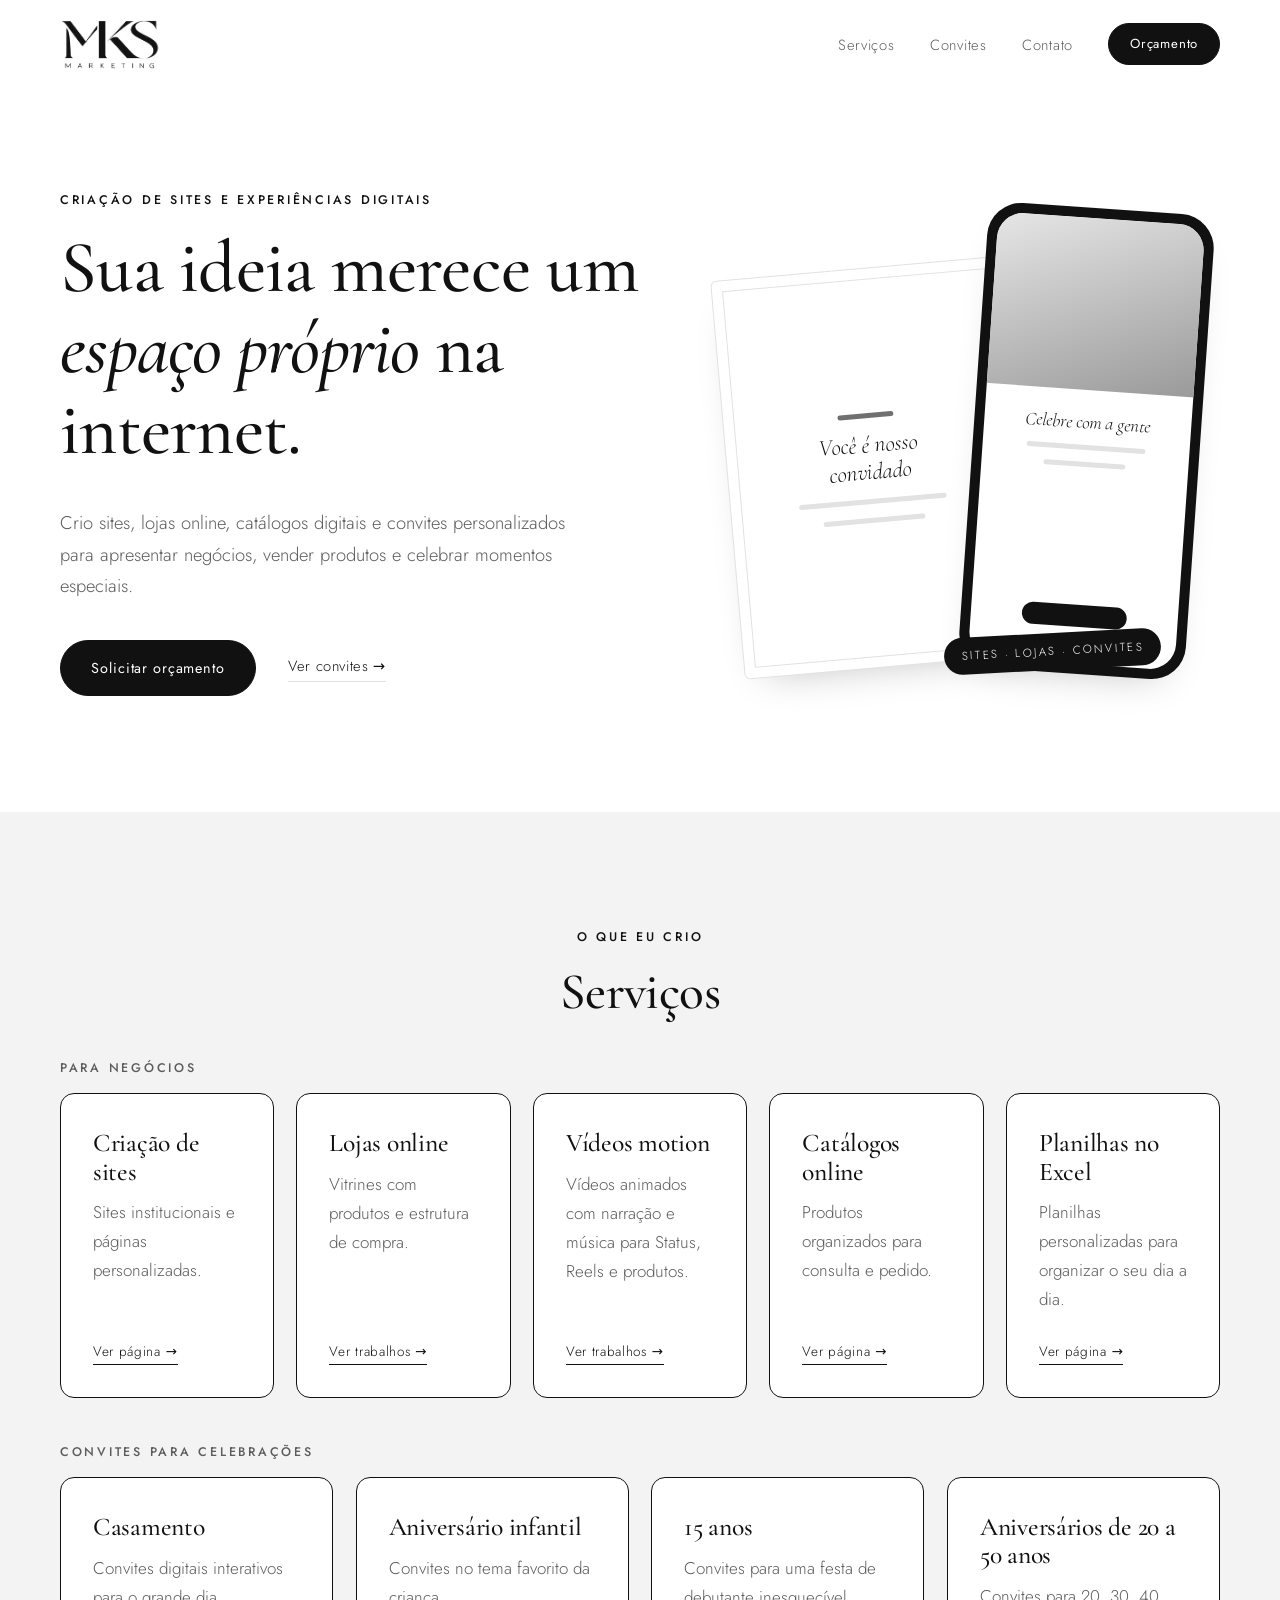
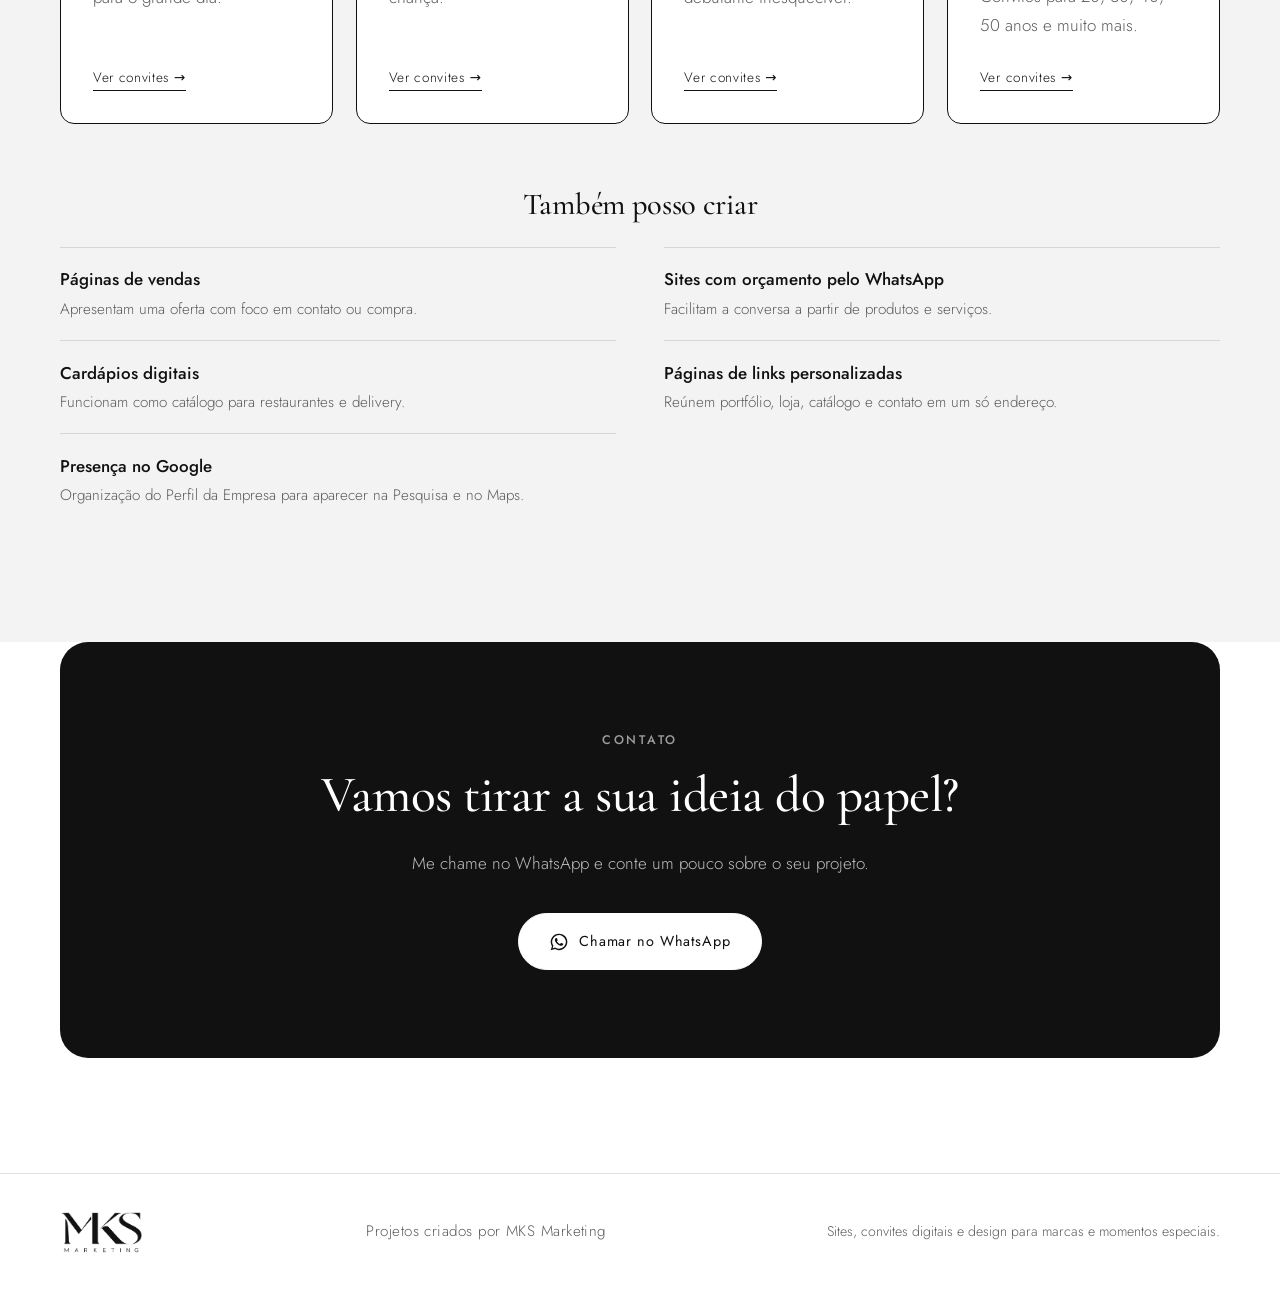
<file: index.html>
<!DOCTYPE html>
<html lang="pt-BR">
<head>
  <meta charset="UTF-8" />
  <meta name="viewport" content="width=device-width, initial-scale=1" />
  <title>MKS Marketing · Criação de sites e experiências digitais</title>
  <meta name="description" content="MKS Marketing — Criação de sites, lojas online, catálogos digitais e convites personalizados para apresentar negócios, vender produtos e celebrar momentos especiais." />
  <meta name="theme-color" content="#ffffff" />

  <link rel="preconnect" href="https://fonts.googleapis.com" />
  <link rel="preconnect" href="https://fonts.gstatic.com" crossorigin />
  <link href="https://fonts.googleapis.com/css2?family=Cormorant+Garamond:ital,wght@0,400;0,500;0,600;1,400&family=Jost:wght@300;400;500&display=swap" rel="stylesheet" />
  <link rel="stylesheet" href="css/style.css" />
</head>
<body data-pagina="inicio">

  <!-- Cabeçalho e rodapé são gerados por js/main.js (iguais em todas as páginas) -->
  <div id="topo"></div>

  <main>

    <!-- ================= INÍCIO ================= -->
    <section class="hero" id="inicio">
      <div class="container hero__grid">
        <div class="hero__texto">
          <p class="sobretitulo">Criação de sites e experiências digitais</p>
          <h1>Sua ideia merece um <em>espaço próprio</em> na internet.</h1>
          <p class="hero__intro">
            Crio sites, lojas online, catálogos digitais e convites
            personalizados para apresentar negócios, vender produtos e
            celebrar momentos especiais.
          </p>
          <div class="hero__acoes">
            <a href="#" data-whatsapp class="btn">Solicitar orçamento</a>
            <a href="#convites" class="link-seta">Ver convites</a>
          </div>
        </div>

        <!-- Composição decorativa: celular (site) + cartão (convite) -->
        <div class="hero__arte" aria-hidden="true">
          <div class="arte-cartao">
            <span class="arte-linha arte-linha--curta"></span>
            <span class="arte-titulo">Você é nosso convidado</span>
            <span class="arte-linha"></span>
            <span class="arte-linha arte-linha--media"></span>
          </div>
          <div class="arte-celular">
            <div class="arte-celular__tela">
              <span class="arte-bloco"></span>
              <span class="arte-titulo arte-titulo--p">Celebre com a gente</span>
              <span class="arte-linha"></span>
              <span class="arte-linha arte-linha--media"></span>
              <span class="arte-botao"></span>
            </div>
          </div>
          <span class="arte-selo">sites · lojas · convites</span>
        </div>
      </div>
    </section>

    <!-- ================= SERVIÇOS ================= -->
    <section class="secao secao--tom" id="servicos">
      <div class="container">
        <header class="secao__topo">
          <p class="sobretitulo">O que eu crio</p>
          <h2>Serviços</h2>
        </header>

        <!-- Os cards abaixo são gerados a partir de PAGINAS em js/config.js,
             e cada um leva para a página do serviço -->
        <div class="grupo-servicos">
          <h3 class="grupo-servicos__titulo">Para negócios</h3>
          <div class="servicos" id="servicos-negocios"></div>
        </div>

        <div class="grupo-servicos" id="convites">
          <h3 class="grupo-servicos__titulo">Convites para celebrações</h3>
          <div class="servicos" id="servicos-celebracoes"></div>
        </div>

        <!-- Serviços complementares — apague um <li> para retirar do site -->
        <div class="extras">
          <h3 class="extras__titulo">Também posso criar</h3>
          <ul class="extras__lista">
            <li><strong>Páginas de vendas</strong><span>Apresentam uma oferta com foco em contato ou compra.</span></li>
            <li><strong>Sites com orçamento pelo WhatsApp</strong><span>Facilitam a conversa a partir de produtos e serviços.</span></li>
            <li><strong>Cardápios digitais</strong><span>Funcionam como catálogo para restaurantes e delivery.</span></li>
            <li><strong>Páginas de links personalizadas</strong><span>Reúnem portfólio, loja, catálogo e contato em um só endereço.</span></li>
            <li><strong>Presença no Google</strong><span>Organização do Perfil da Empresa para aparecer na Pesquisa e no Maps.</span></li>
          </ul>
        </div>
      </div>
    </section>

    <!-- ================= CONTATO ================= -->
    <section class="contato" id="contato">
      <div class="container contato__caixa">
        <p class="sobretitulo">Contato</p>
        <h2>Vamos tirar a sua ideia do papel?</h2>
        <p>Me chame no WhatsApp e conte um pouco sobre o seu projeto.</p>
        <a href="#" data-whatsapp class="btn btn--claro">
          <svg viewBox="0 0 24 24" width="20" height="20" aria-hidden="true"><path fill="currentColor" d="M12.04 2a9.9 9.9 0 0 0-8.5 14.98L2 22l5.17-1.5A9.9 9.9 0 1 0 12.04 2Zm0 18.06c-1.5 0-2.98-.4-4.26-1.17l-.3-.18-3.07.9.92-2.99-.2-.31a8.2 8.2 0 1 1 6.91 3.75Zm4.5-6.14c-.25-.12-1.46-.72-1.69-.8-.22-.08-.39-.12-.55.12-.16.25-.63.8-.77.97-.14.16-.28.18-.53.06a6.7 6.7 0 0 1-3.34-2.92c-.25-.43.25-.4.72-1.34.08-.16.04-.3-.02-.43l-.76-1.82c-.2-.48-.4-.41-.55-.42h-.47a.9.9 0 0 0-.65.3 2.74 2.74 0 0 0-.86 2.04c0 1.2.88 2.37 1 2.53.13.17 1.73 2.64 4.2 3.7 1.56.67 2.17.73 2.95.61.47-.07 1.46-.6 1.66-1.18.2-.58.2-1.08.14-1.18-.06-.1-.22-.16-.47-.28Z"/></svg>
          Chamar no WhatsApp
        </a>
      </div>
    </section>
  </main>

  <div id="rodape"></div>

  <script src="js/config.js"></script>
  <script src="js/main.js"></script>
</body>
</html>
</file>
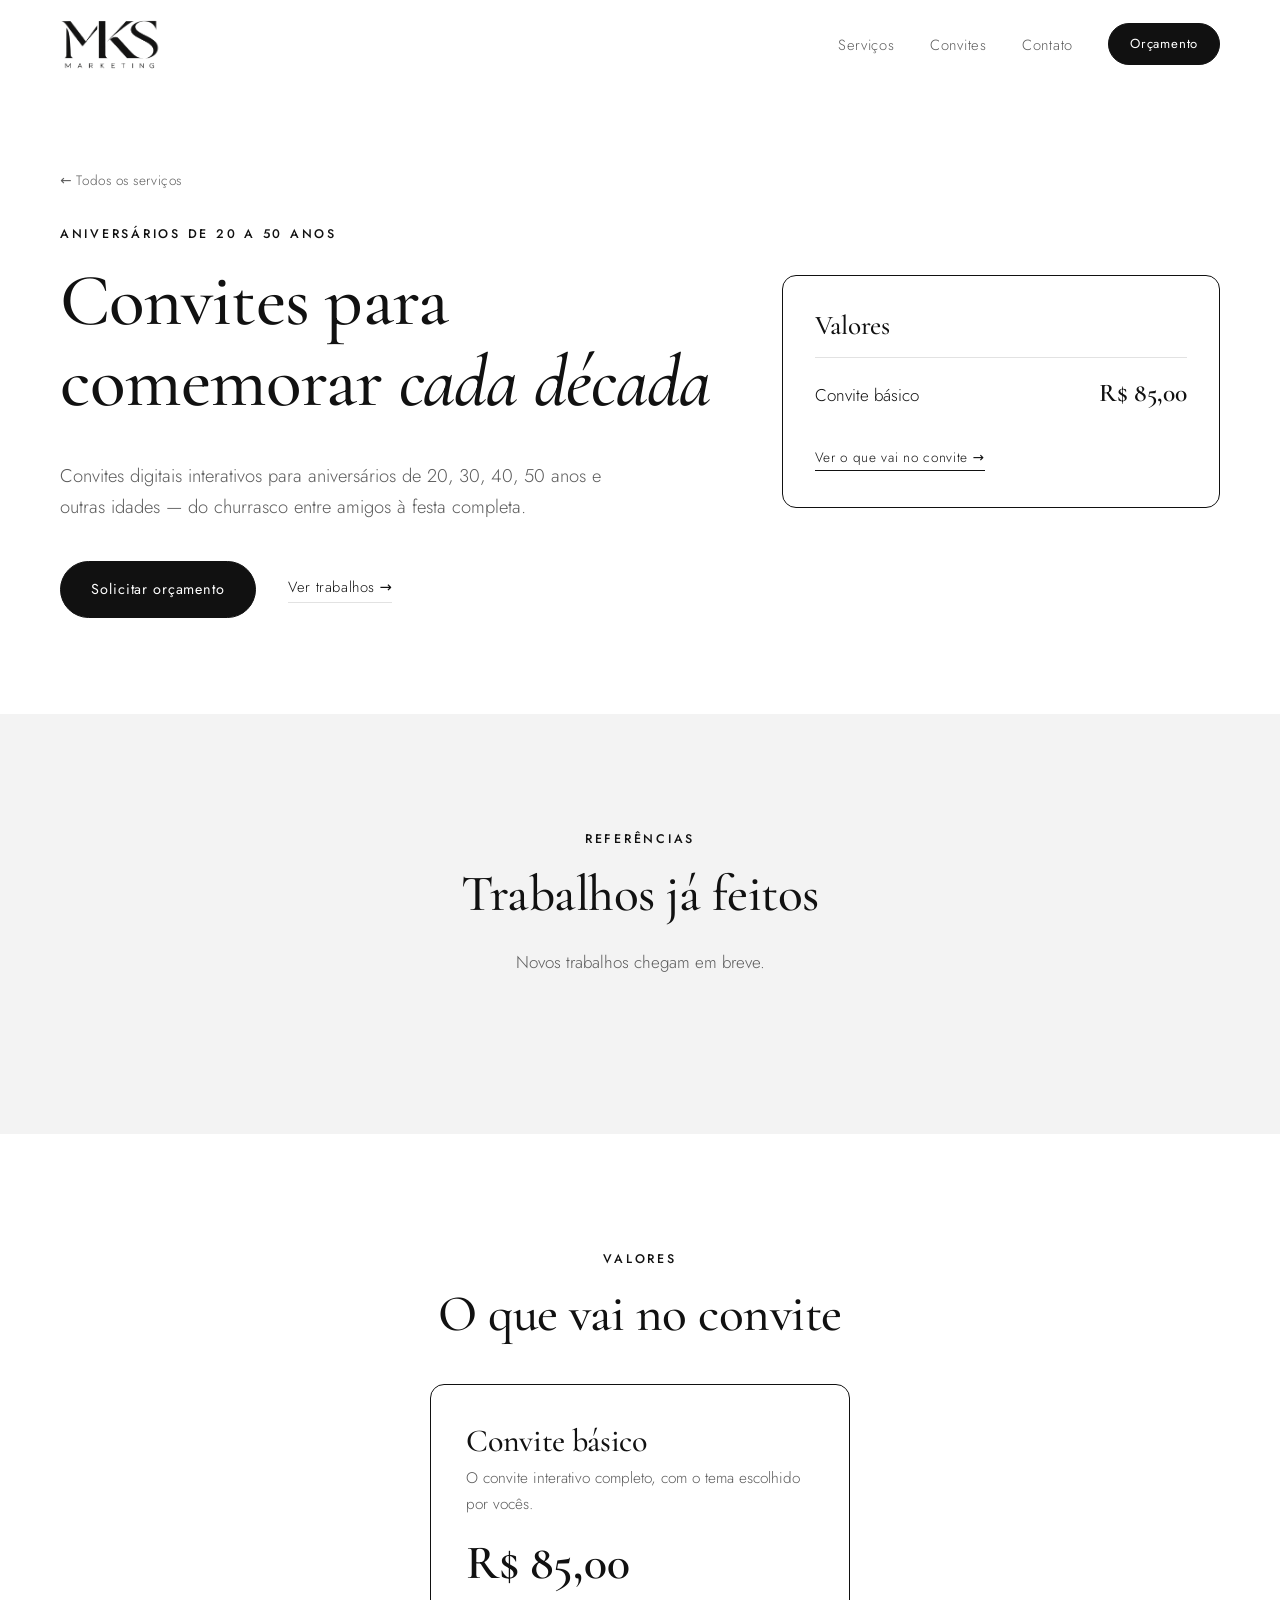
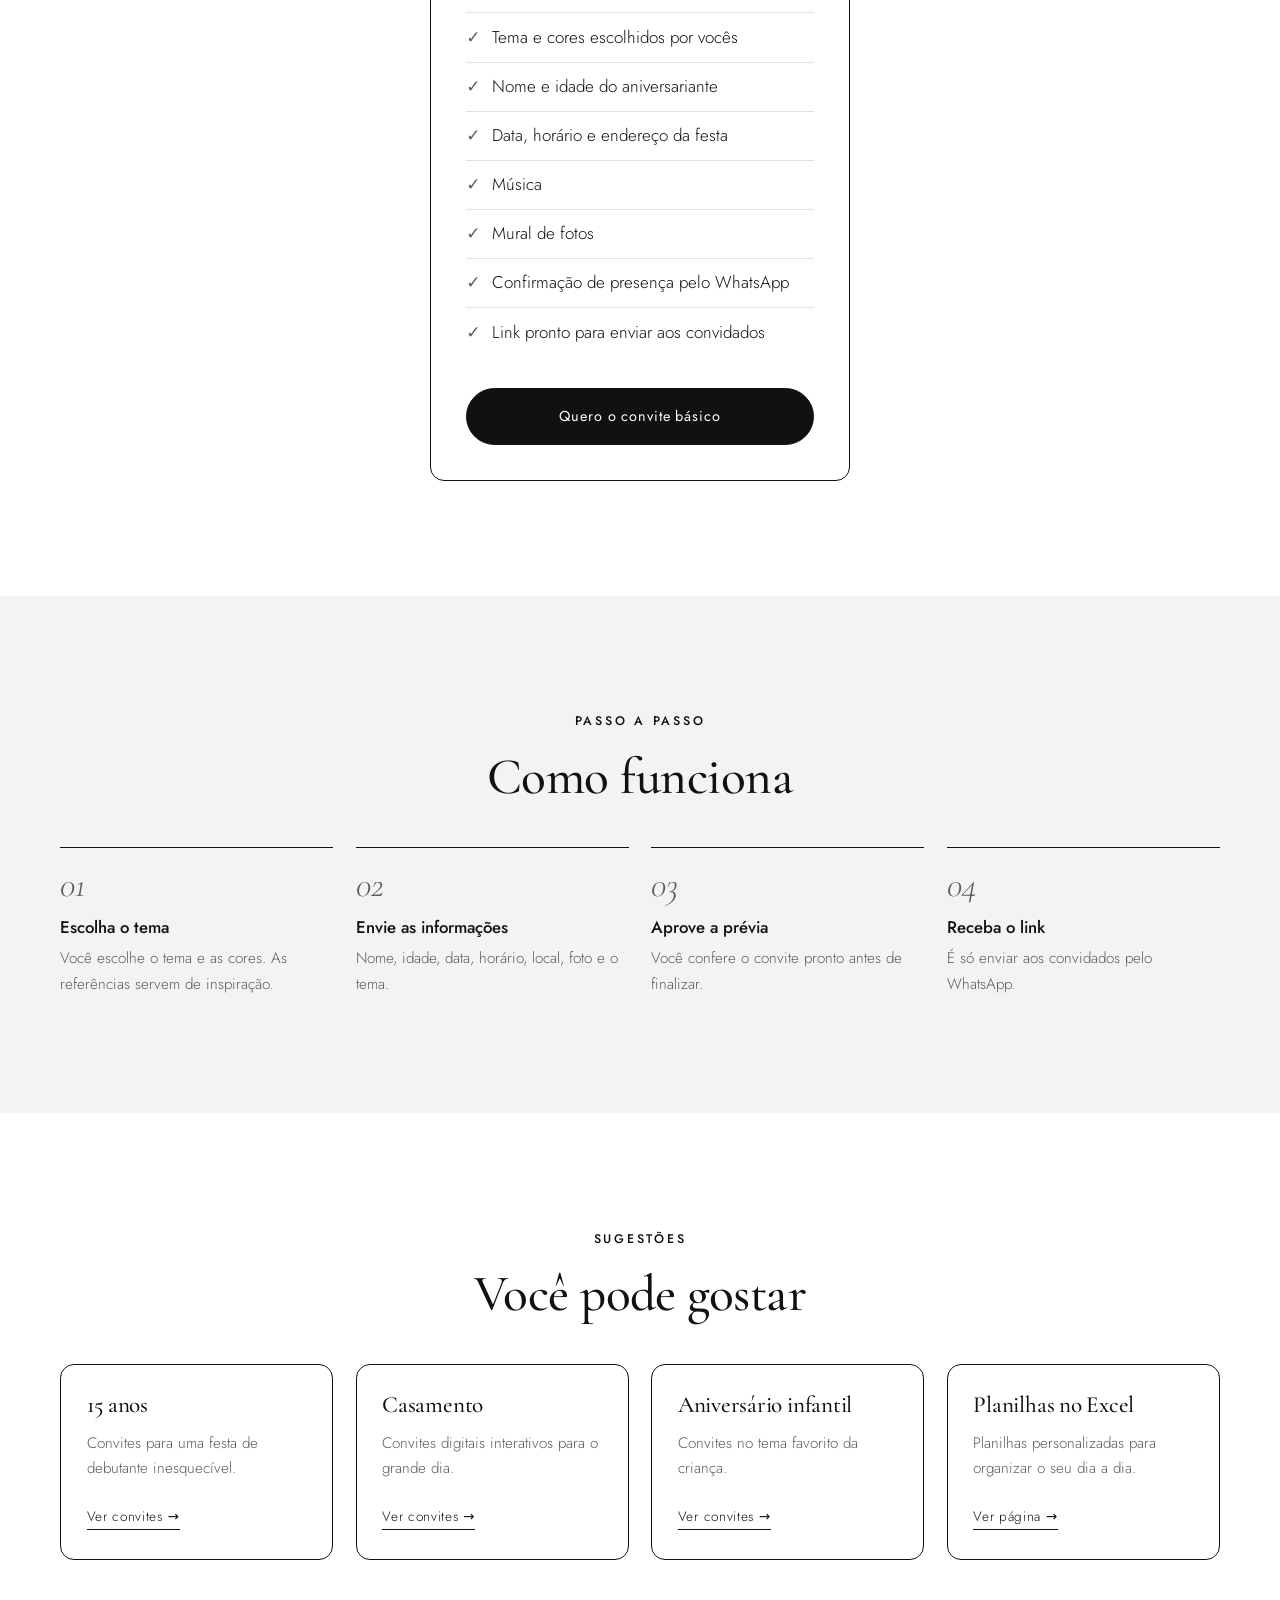
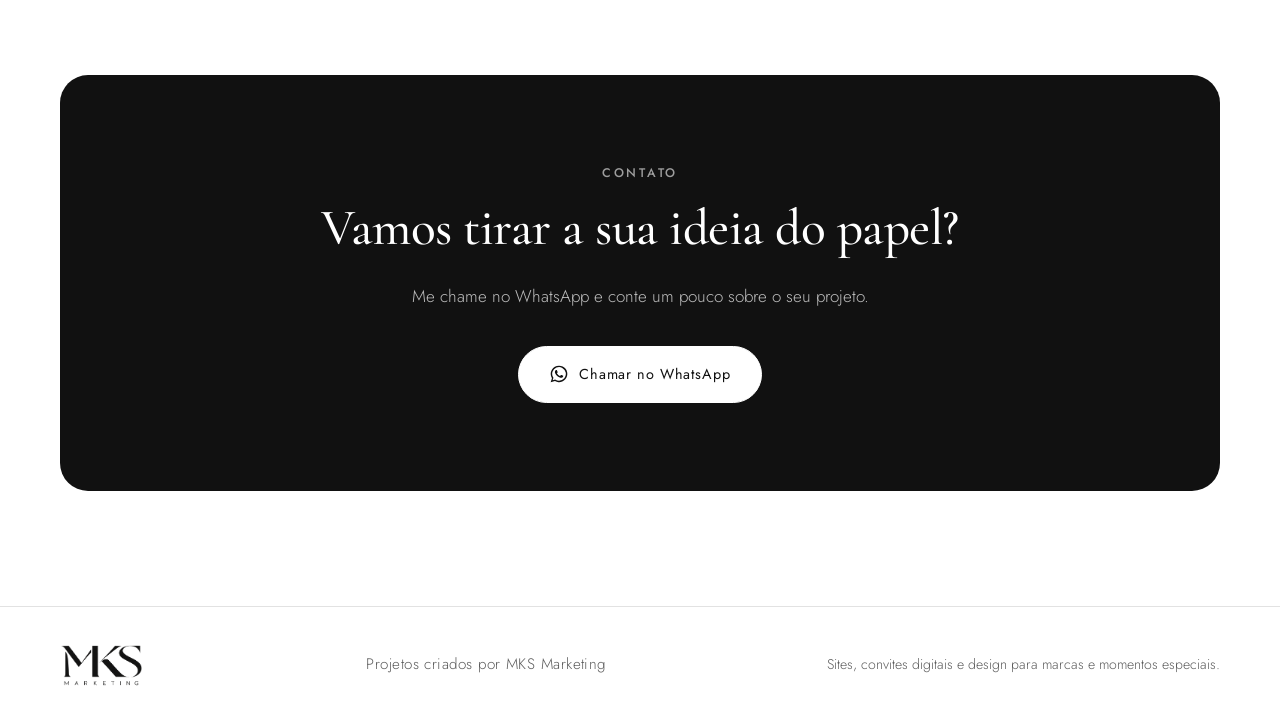
<file: aniversarios.html>
<!DOCTYPE html>
<html lang="pt-BR">
<head>
  <meta charset="UTF-8" />
  <meta name="viewport" content="width=device-width, initial-scale=1" />
  <title>Convites de aniversário de 20 a 50 anos · MKS Marketing</title>
  <meta name="description" content="MKS Marketing — Convites digitais para aniversários de 20, 30, 40, 50 anos e outras idades. R$ 85,00 cada convite." />
  <meta name="theme-color" content="#ffffff" />

  <link rel="preconnect" href="https://fonts.googleapis.com" />
  <link rel="preconnect" href="https://fonts.gstatic.com" crossorigin />
  <link href="https://fonts.googleapis.com/css2?family=Cormorant+Garamond:ital,wght@0,400;0,500;0,600;1,400&family=Jost:wght@300;400;500&display=swap" rel="stylesheet" />
  <link rel="stylesheet" href="css/style.css" />
</head>
<!-- O conteúdo desta página vem de js/config.js (item de PAGINAS com id "aniversarios") -->
<body data-pagina="aniversarios">
  <div id="topo"></div>
  <main id="pagina"></main>
  <div id="contato-slot"></div>
  <div id="rodape"></div>

  <script src="js/config.js"></script>
  <script src="js/main.js"></script>
</body>
</html>
</file>
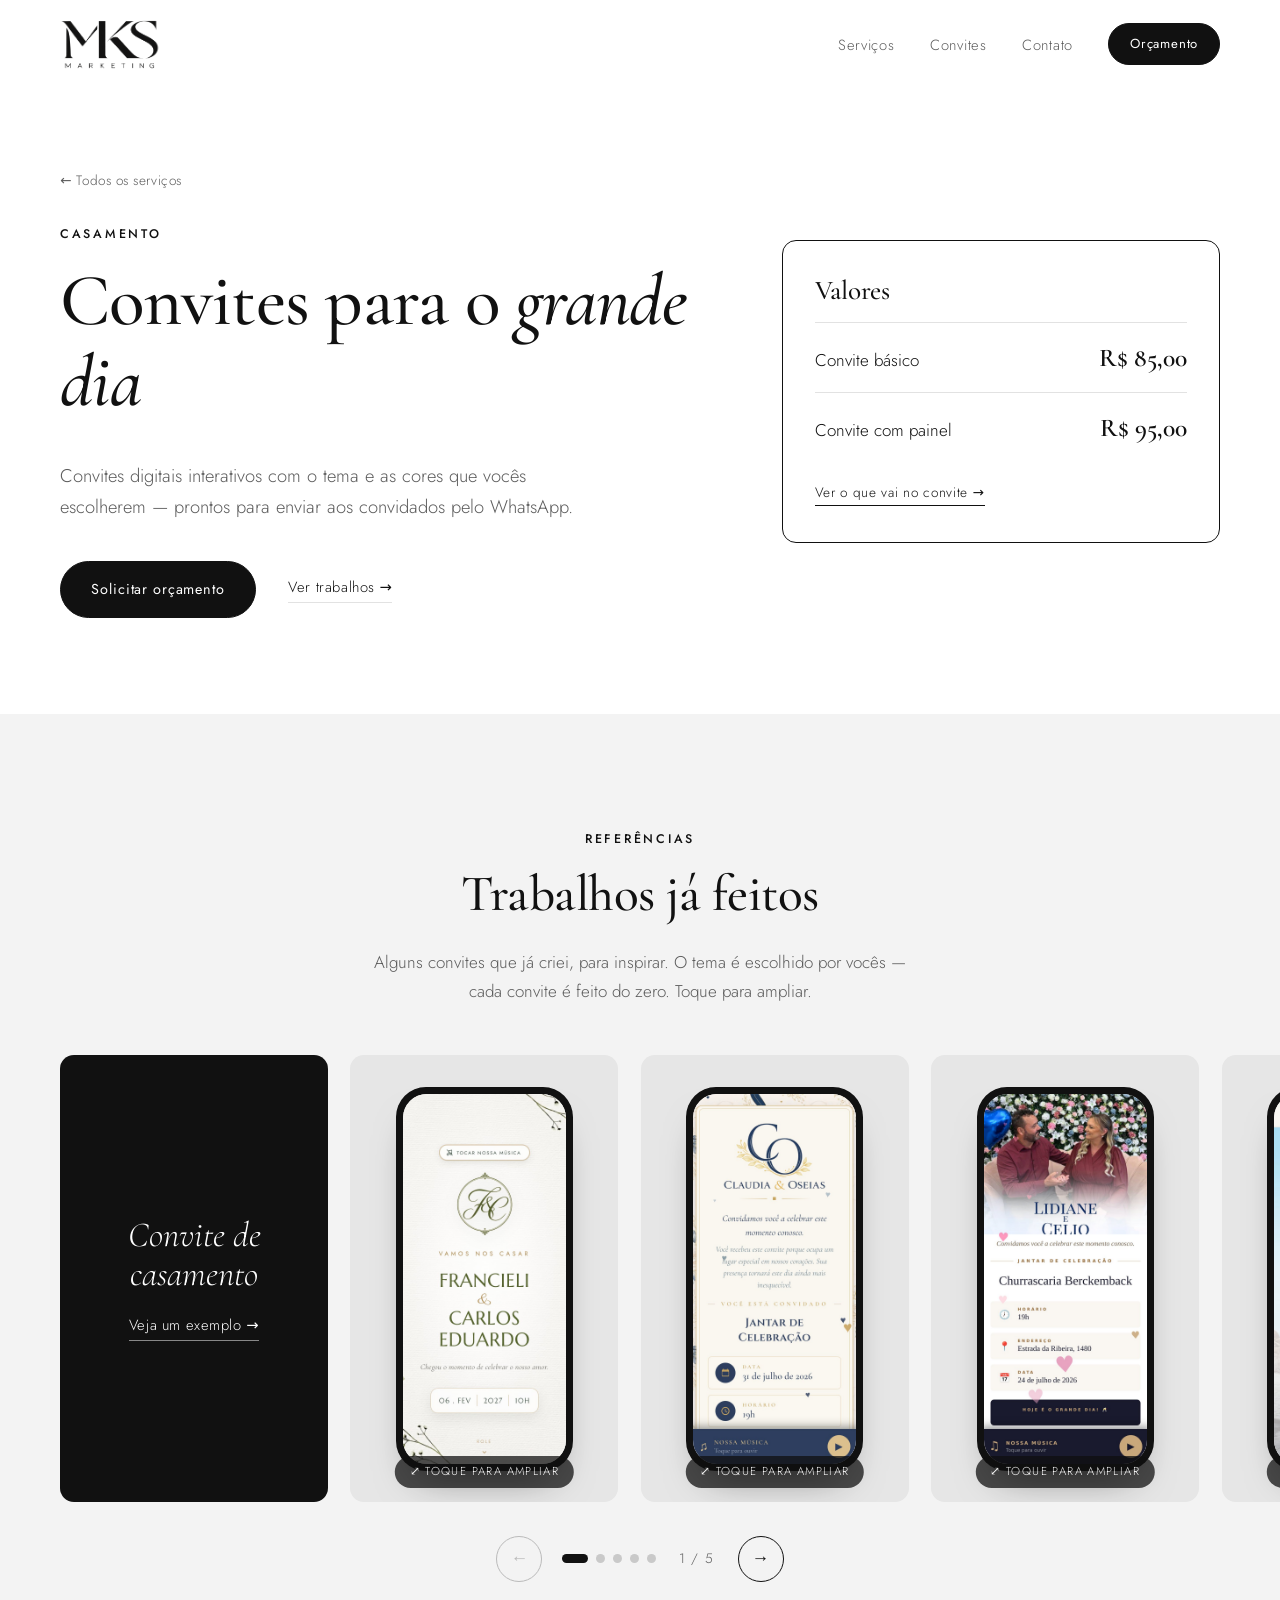
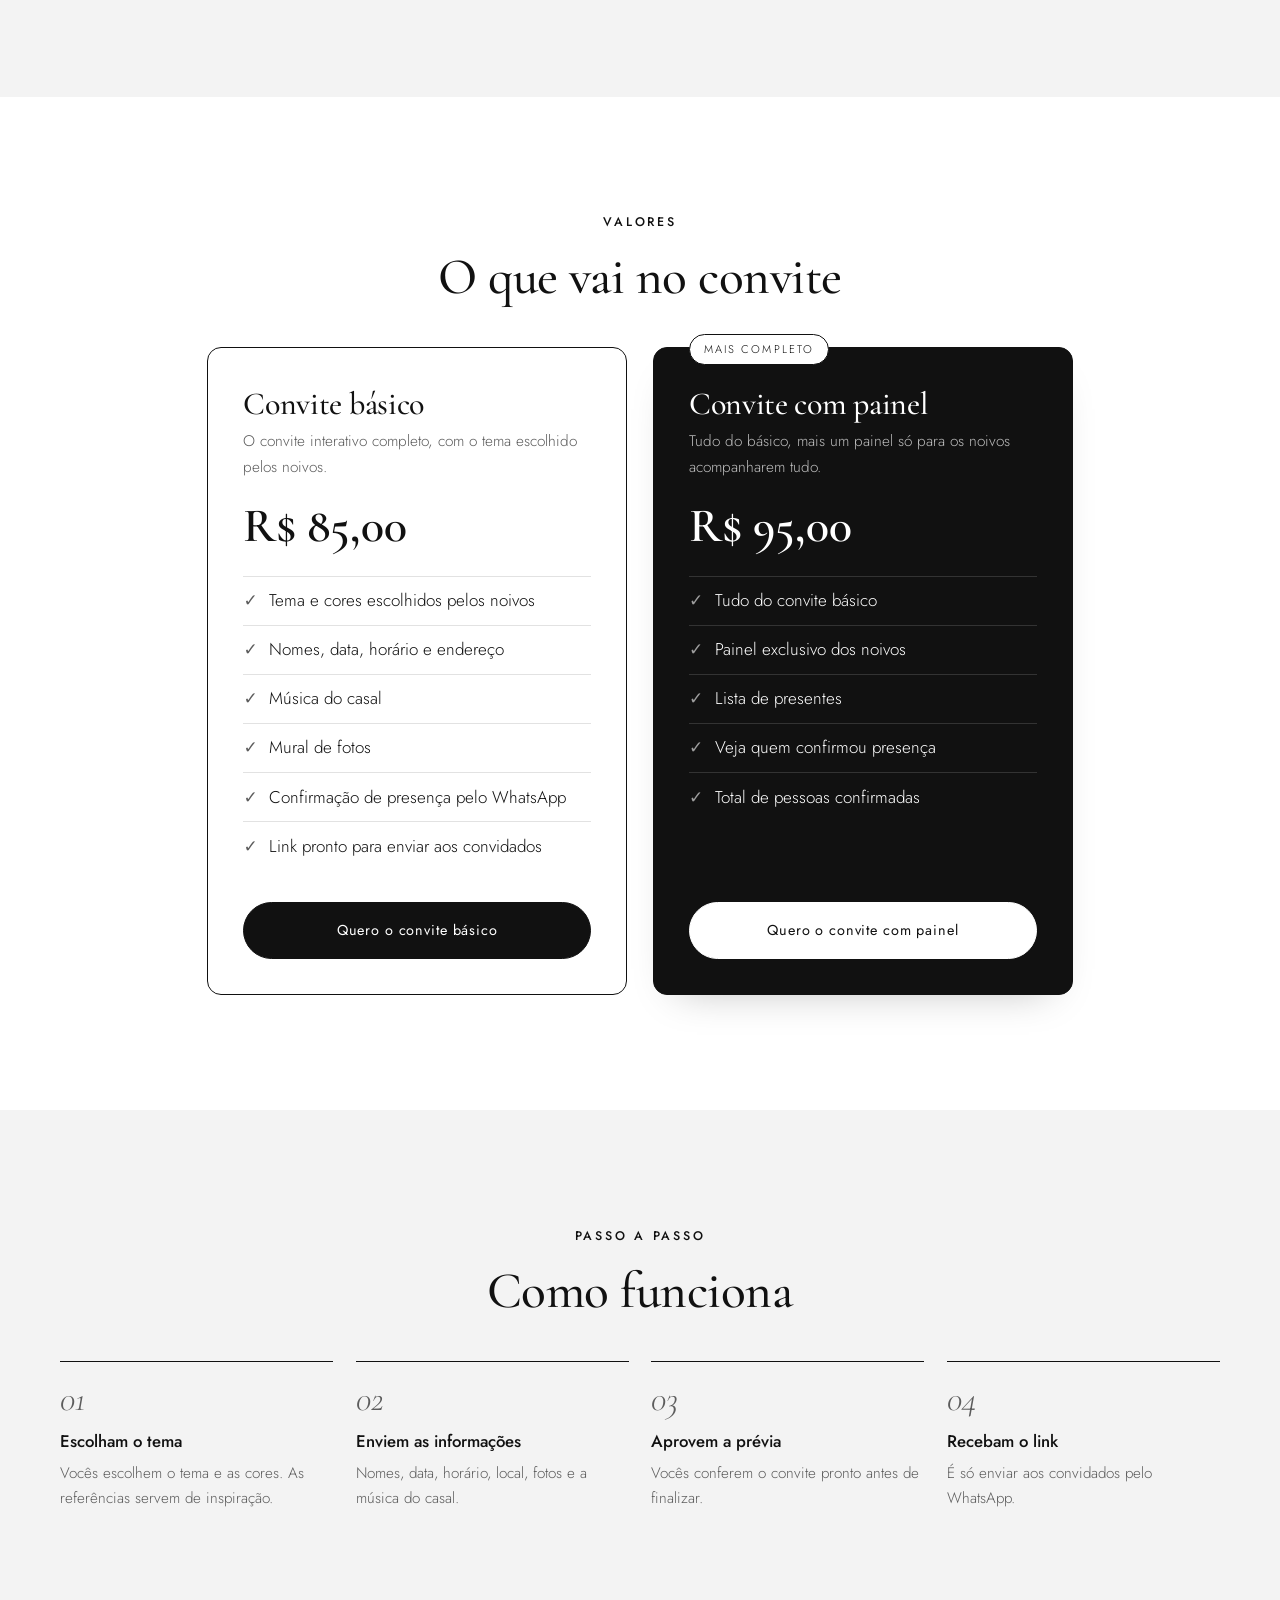
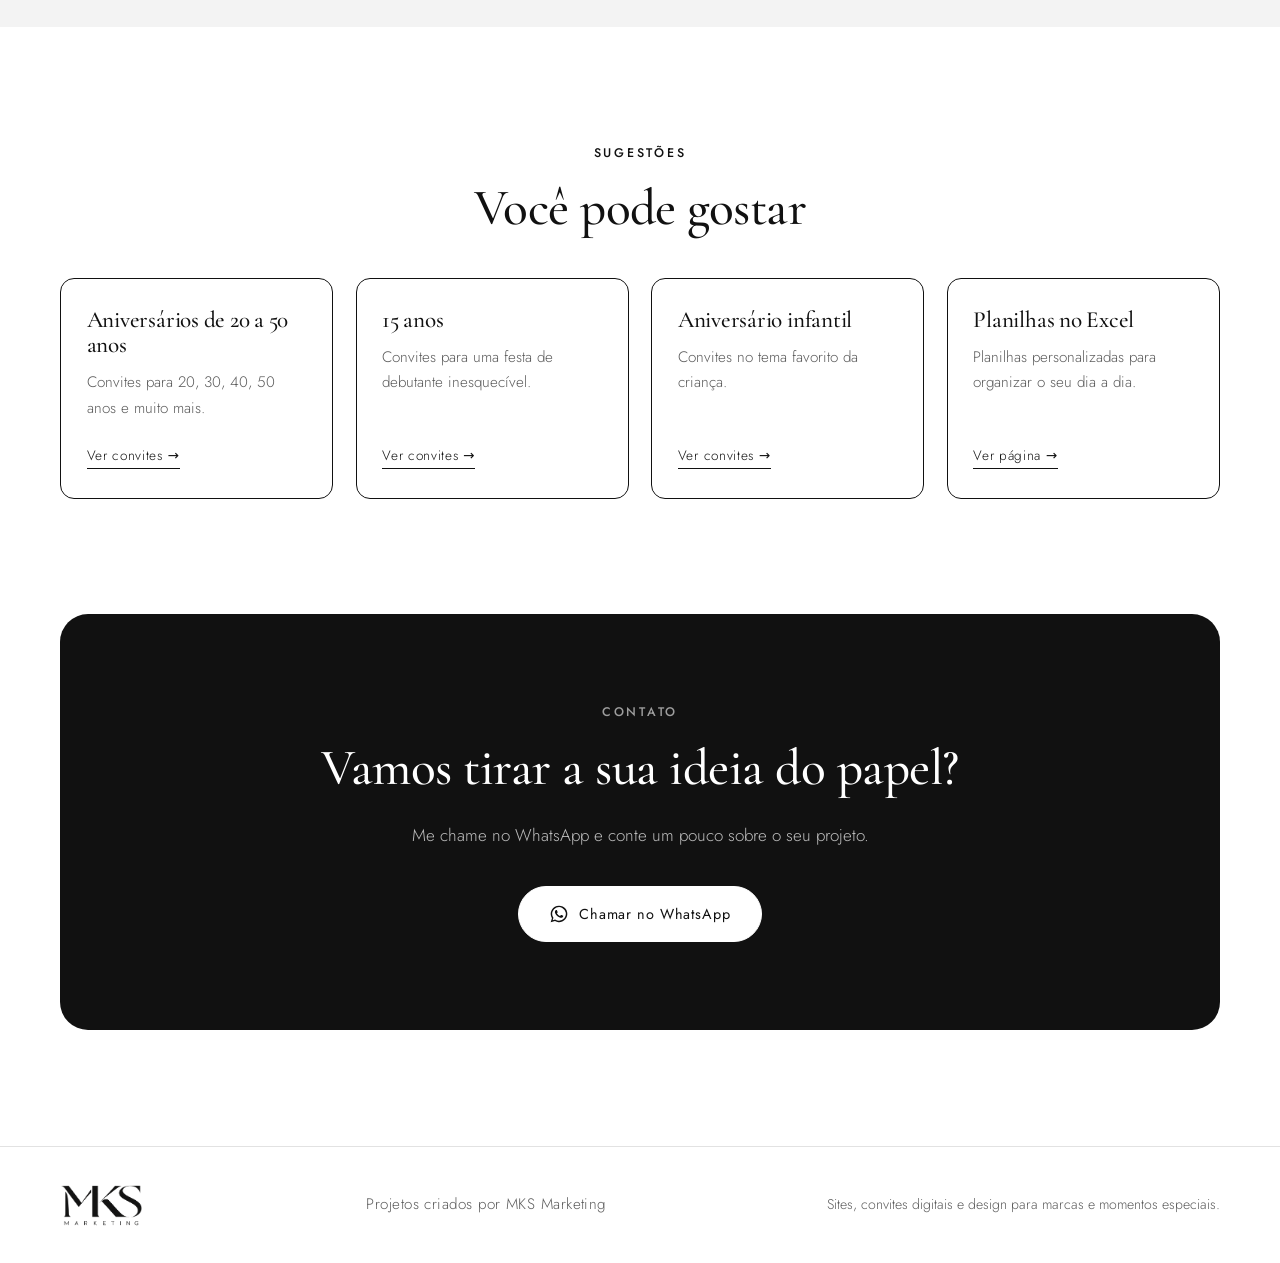
<file: casamento.html>
<!DOCTYPE html>
<html lang="pt-BR">
<head>
  <meta charset="UTF-8" />
  <meta name="viewport" content="width=device-width, initial-scale=1" />
  <title>Convites e sites de casamento · MKS Marketing</title>
  <meta name="description" content="MKS Marketing — Convites digitais estáticos e interativos e sites de casamento com a identidade do casal." />
  <meta name="theme-color" content="#ffffff" />

  <link rel="preconnect" href="https://fonts.googleapis.com" />
  <link rel="preconnect" href="https://fonts.gstatic.com" crossorigin />
  <link href="https://fonts.googleapis.com/css2?family=Cormorant+Garamond:ital,wght@0,400;0,500;0,600;1,400&family=Jost:wght@300;400;500&display=swap" rel="stylesheet" />
  <link rel="stylesheet" href="css/style.css" />
</head>
<!-- O conteúdo desta página vem de js/config.js (item de PAGINAS com id "casamento") -->
<body data-pagina="casamento">
  <div id="topo"></div>
  <main id="pagina"></main>
  <div id="contato-slot"></div>
  <div id="rodape"></div>

  <script src="js/config.js"></script>
  <script src="js/main.js"></script>
</body>
</html>
</file>
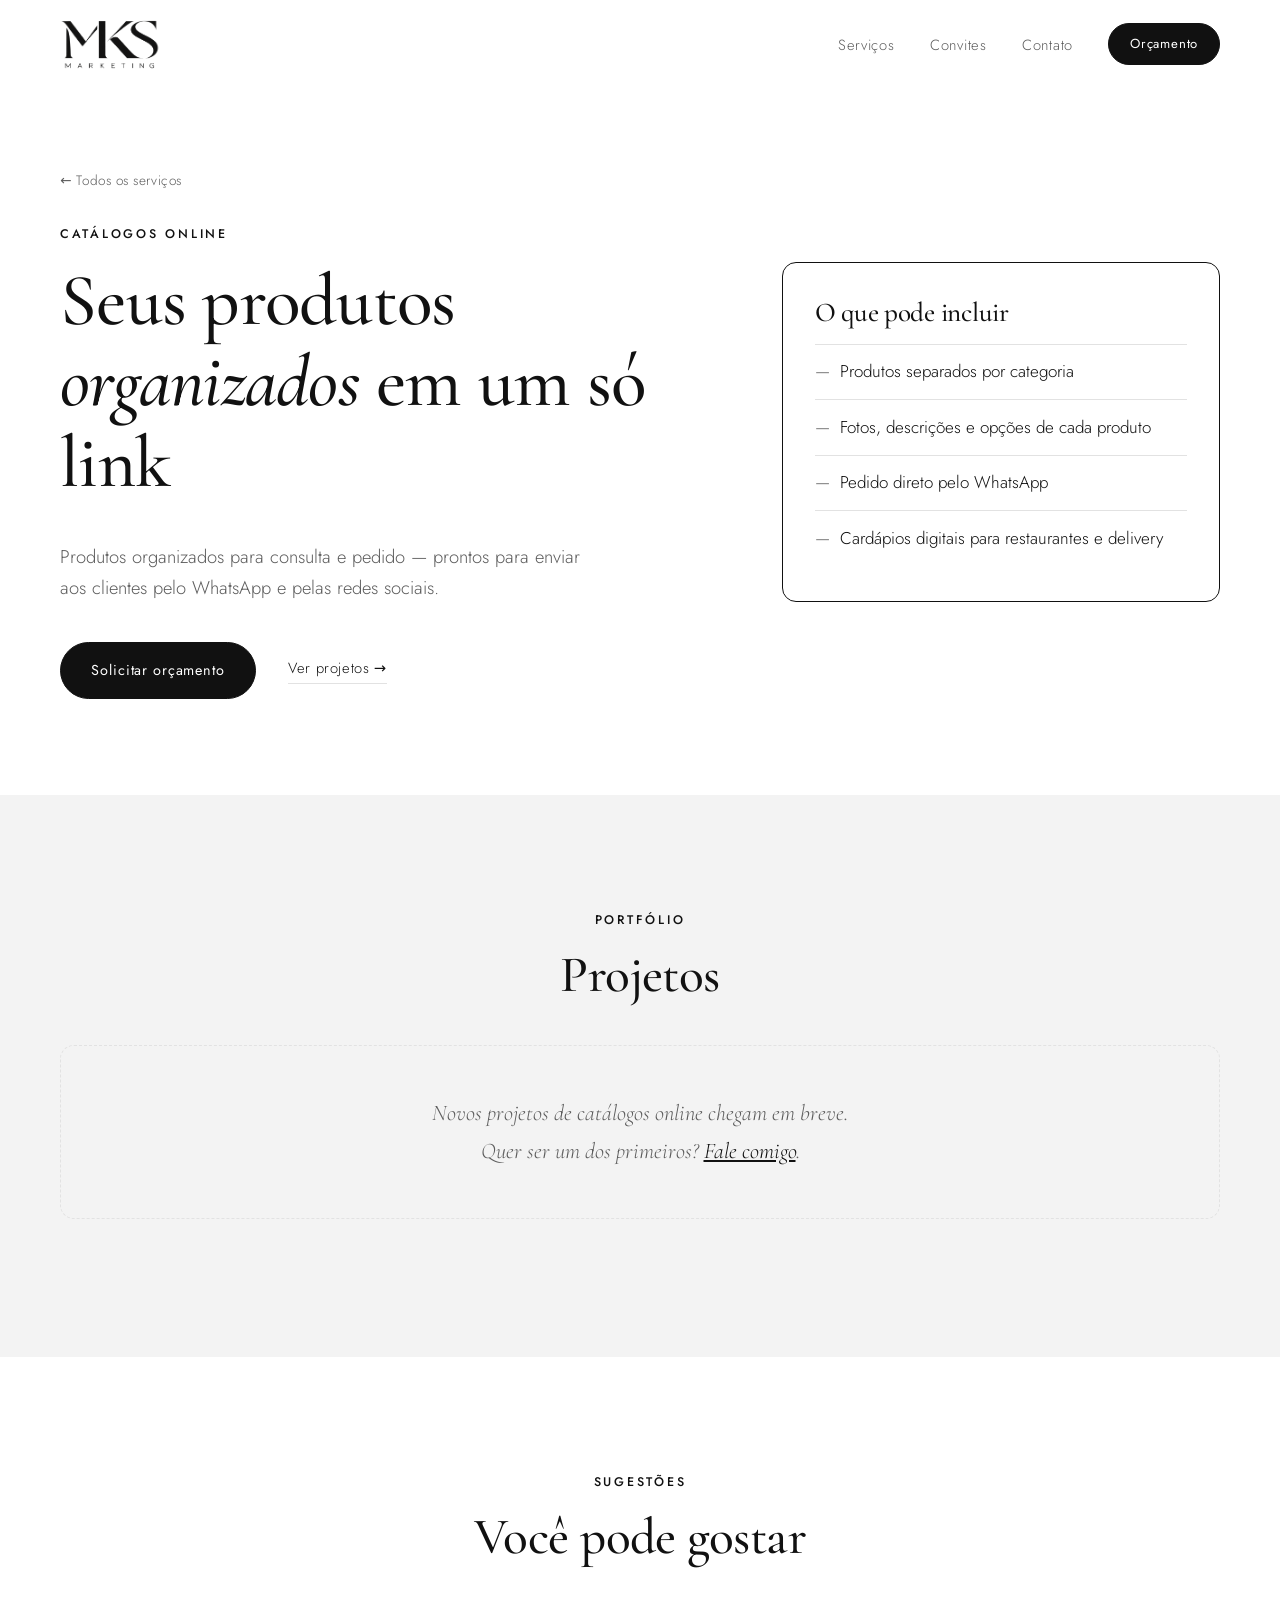
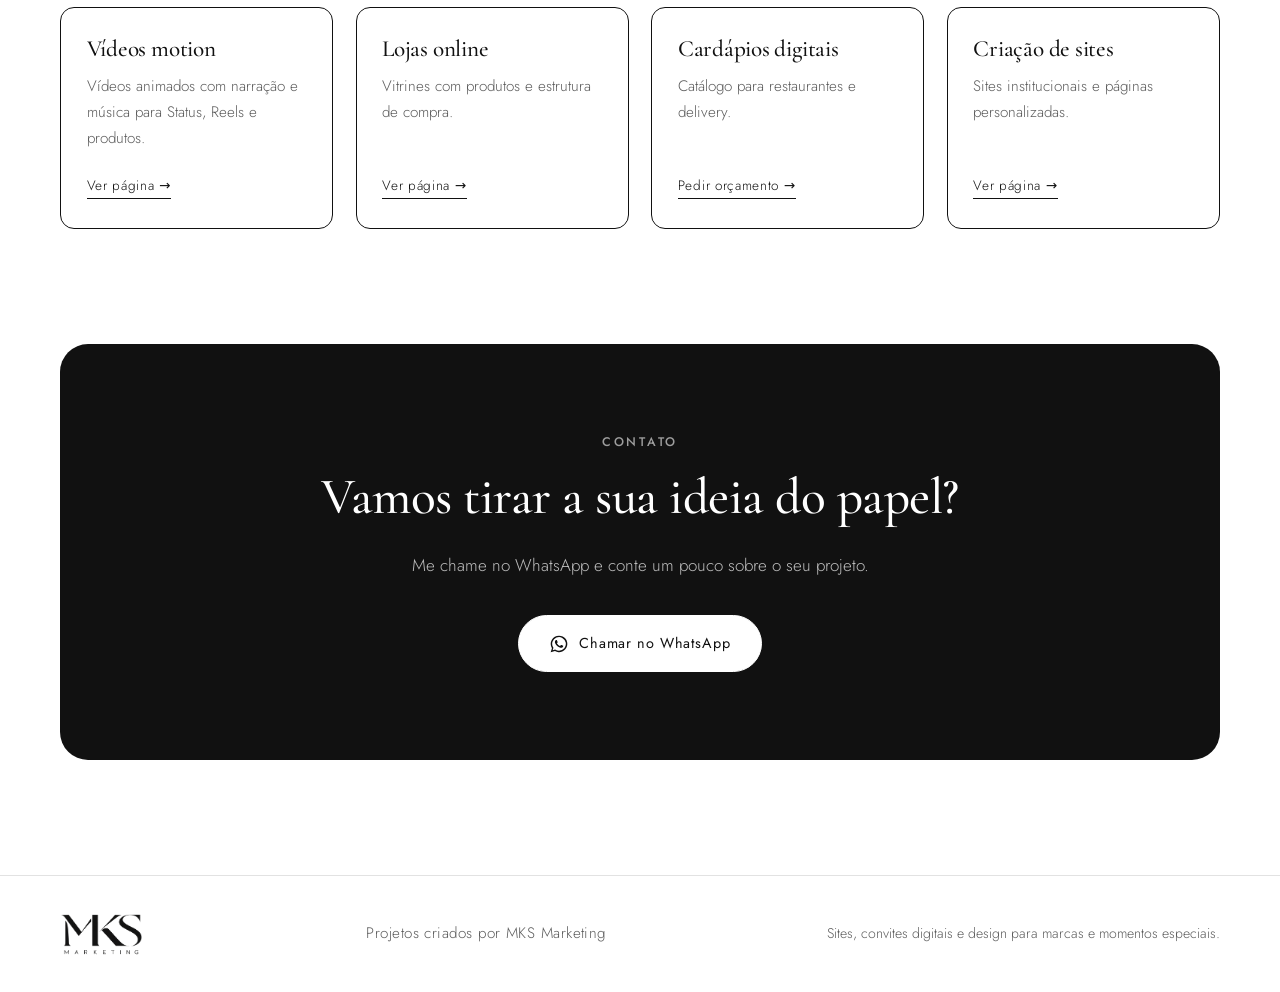
<file: catalogos.html>
<!DOCTYPE html>
<html lang="pt-BR">
<head>
  <meta charset="UTF-8" />
  <meta name="viewport" content="width=device-width, initial-scale=1" />
  <title>Catálogos online · MKS Marketing</title>
  <meta name="description" content="MKS Marketing — Produtos organizados para consulta e pedido, prontos para enviar pelo WhatsApp." />
  <meta name="theme-color" content="#ffffff" />

  <link rel="preconnect" href="https://fonts.googleapis.com" />
  <link rel="preconnect" href="https://fonts.gstatic.com" crossorigin />
  <link href="https://fonts.googleapis.com/css2?family=Cormorant+Garamond:ital,wght@0,400;0,500;0,600;1,400&family=Jost:wght@300;400;500&display=swap" rel="stylesheet" />
  <link rel="stylesheet" href="css/style.css" />
</head>
<!-- O conteúdo desta página vem de js/config.js (item de PAGINAS com id "catalogos") -->
<body data-pagina="catalogos">
  <div id="topo"></div>
  <main id="pagina"></main>
  <div id="contato-slot"></div>
  <div id="rodape"></div>

  <script src="js/config.js"></script>
  <script src="js/main.js"></script>
</body>
</html>
</file>
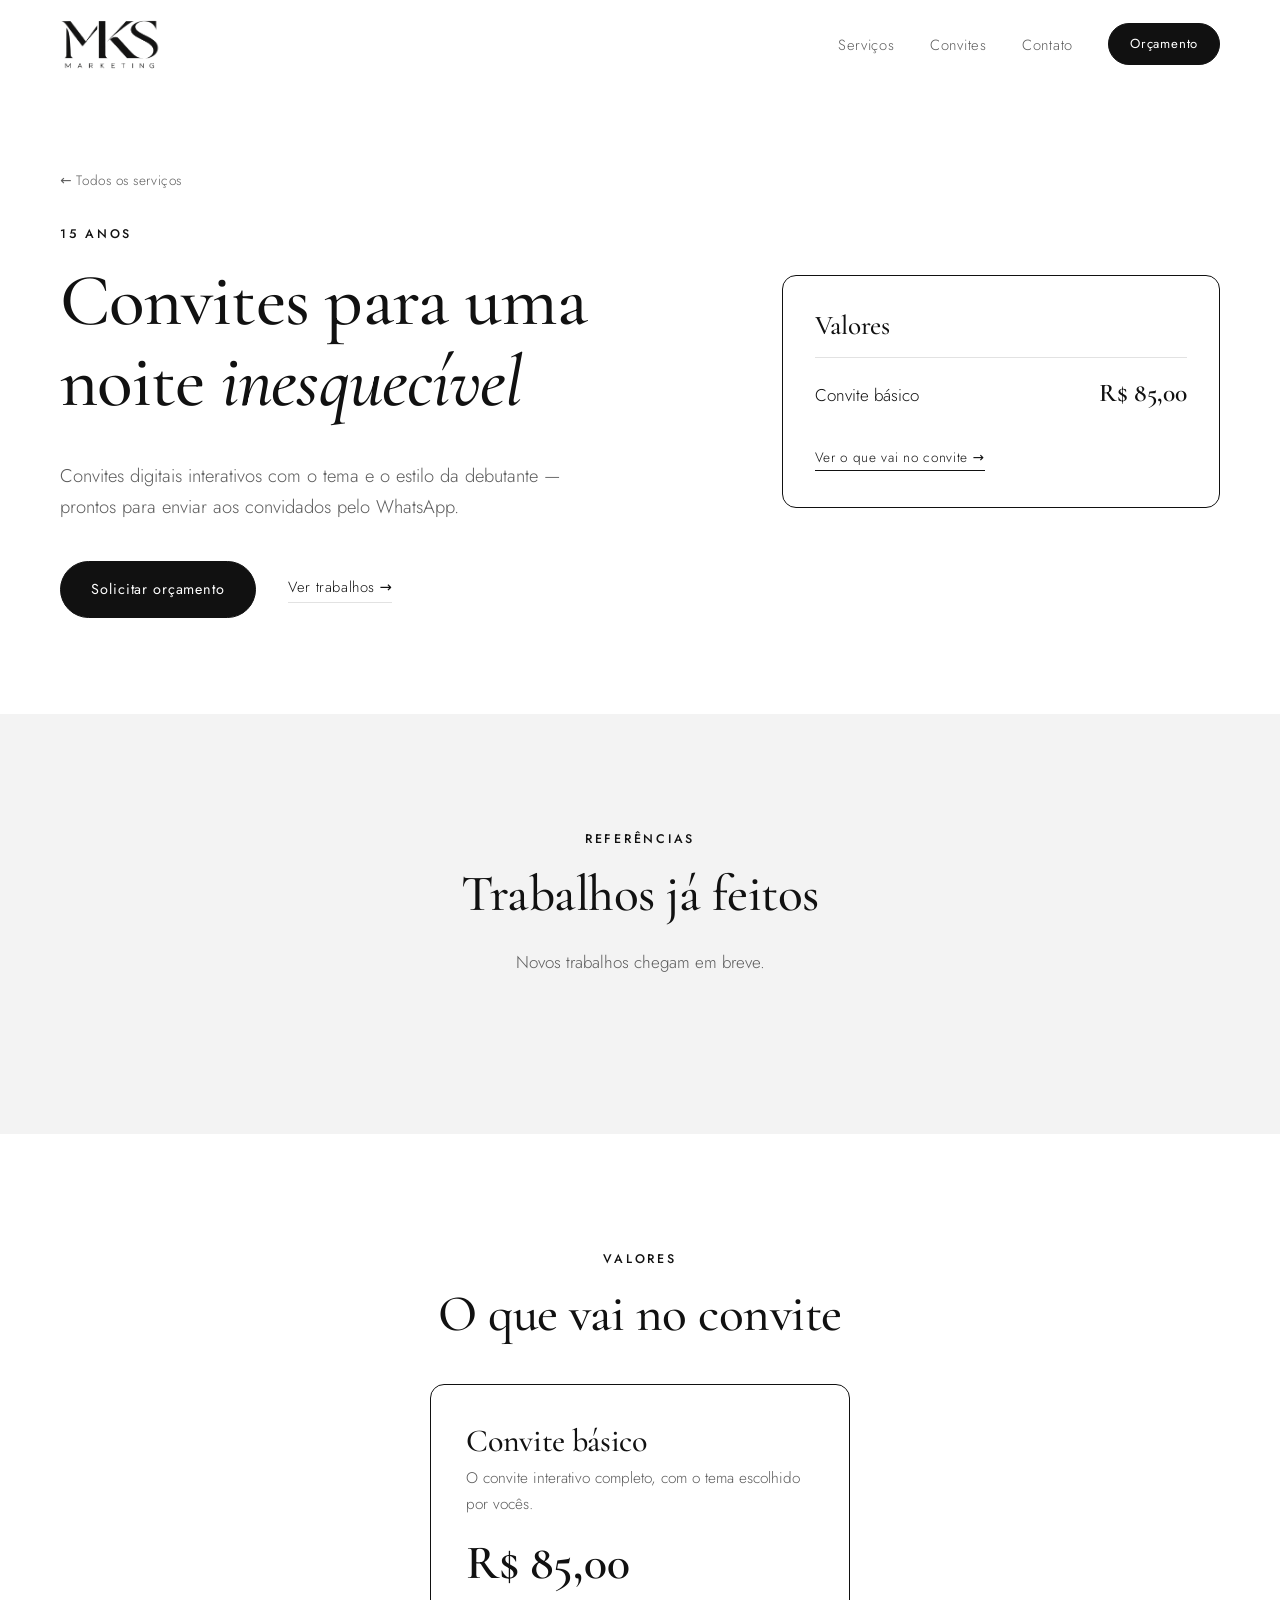
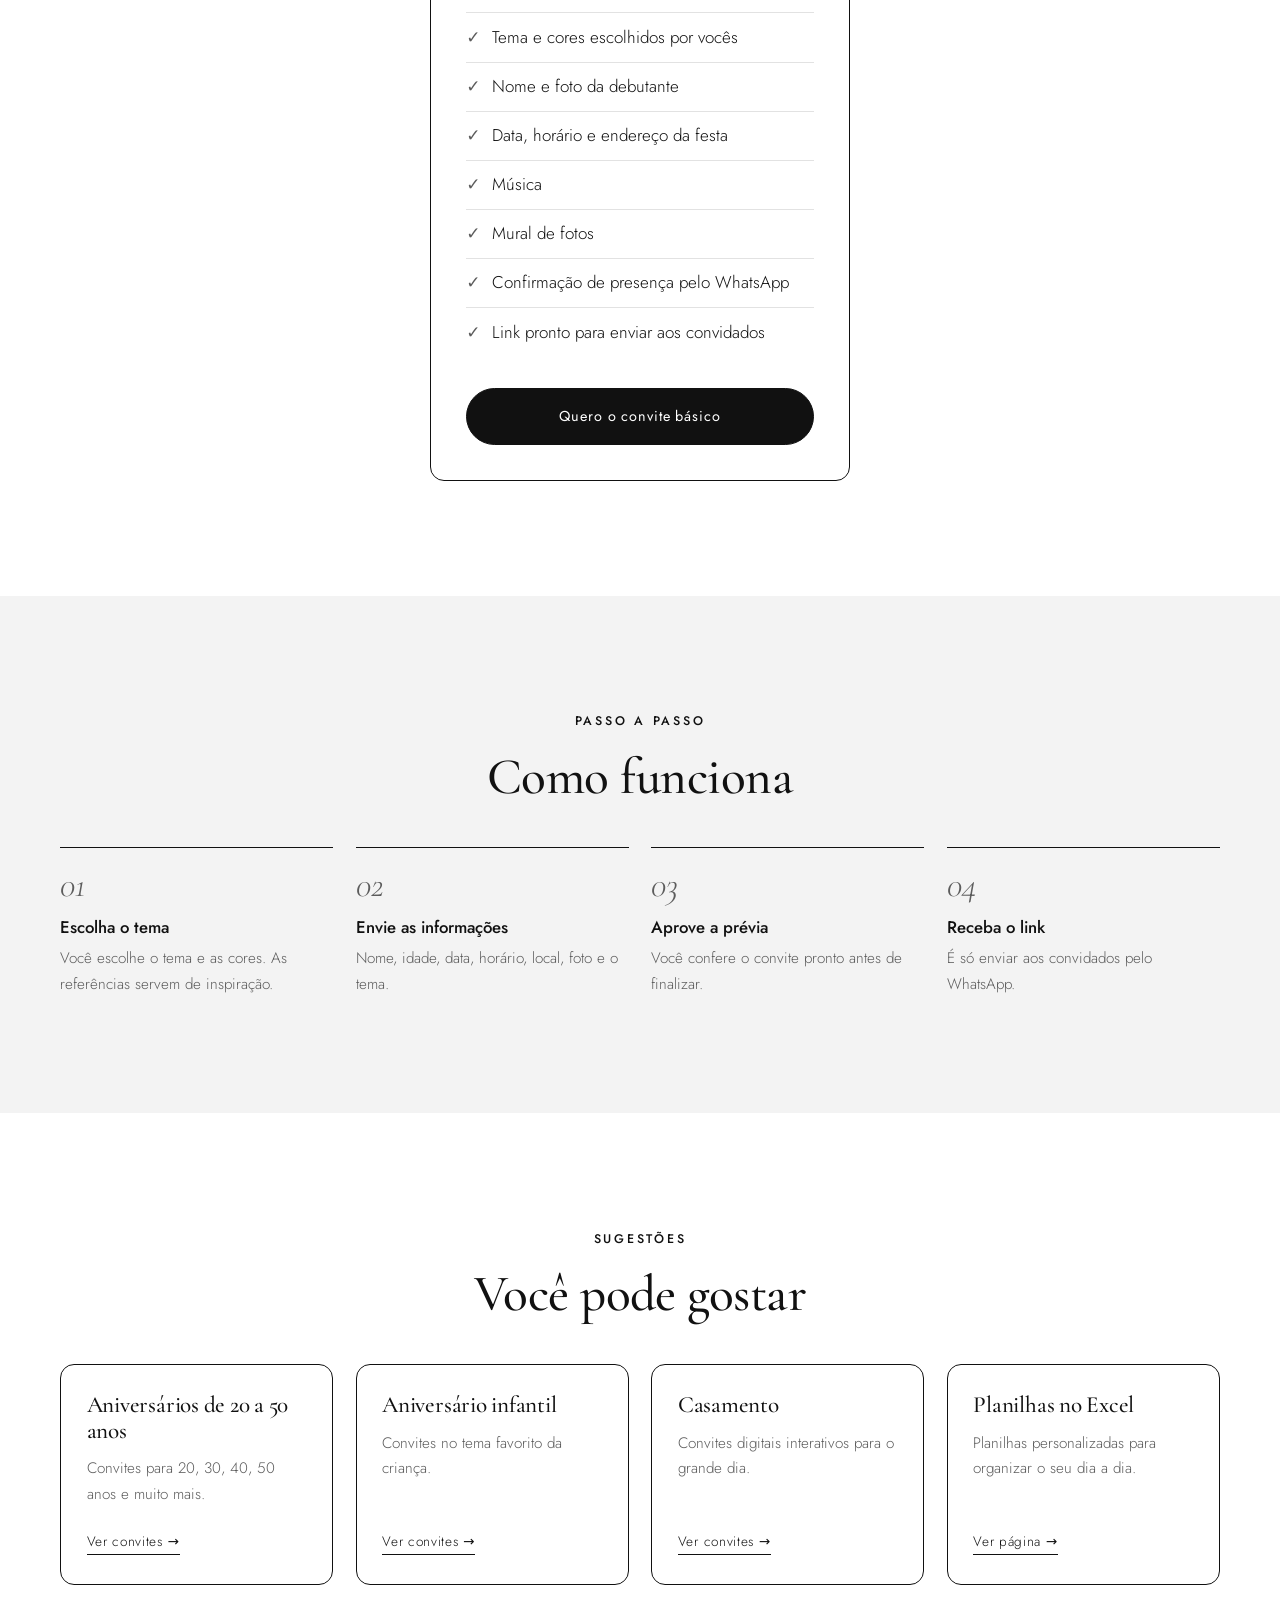
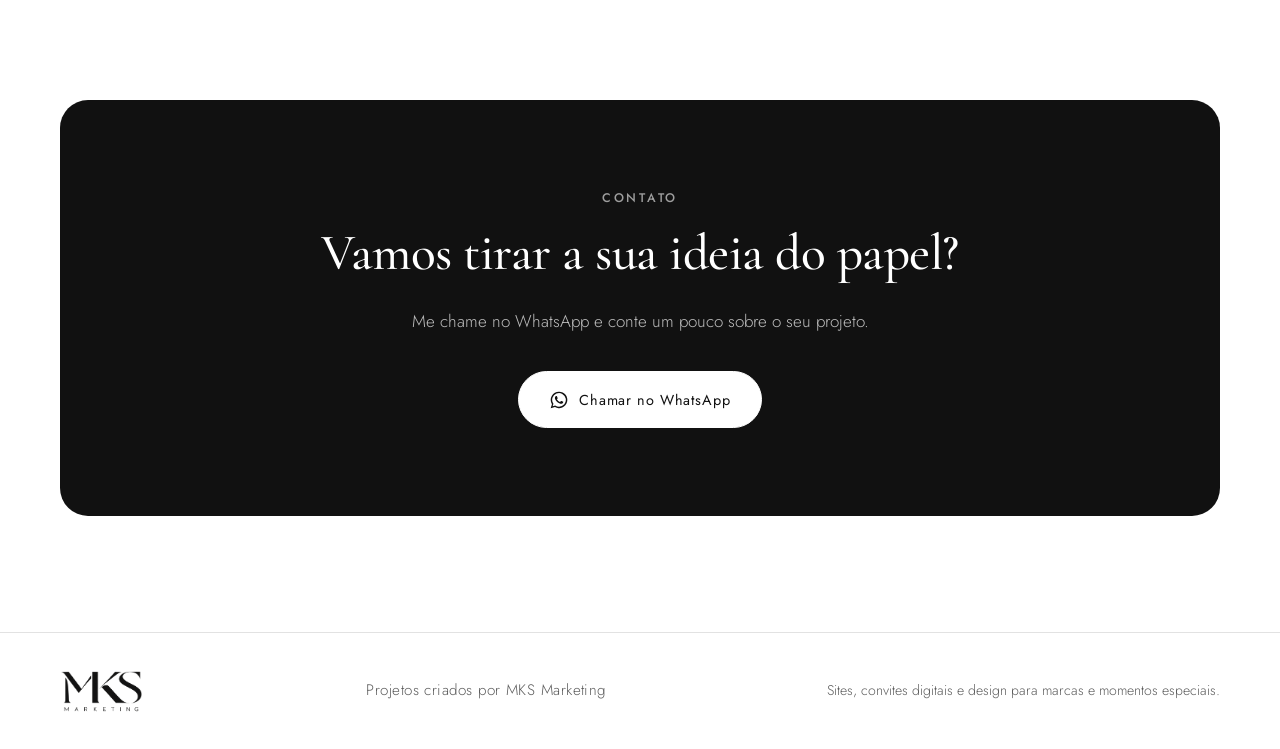
<file: eventos.html>
<!DOCTYPE html>
<html lang="pt-BR">
<head>
  <meta charset="UTF-8" />
  <!-- Página antiga: agora cada comemoração tem a sua página -->
  <meta http-equiv="refresh" content="0; url=quinze-anos.html" />
  <link rel="canonical" href="quinze-anos.html" />
  <title>Convites de 15 anos · MKS Marketing</title>
</head>
<body>
  <p>Esta página mudou de endereço: <a href="quinze-anos.html">convites de 15 anos</a>.</p>
</body>
</html>
</file>
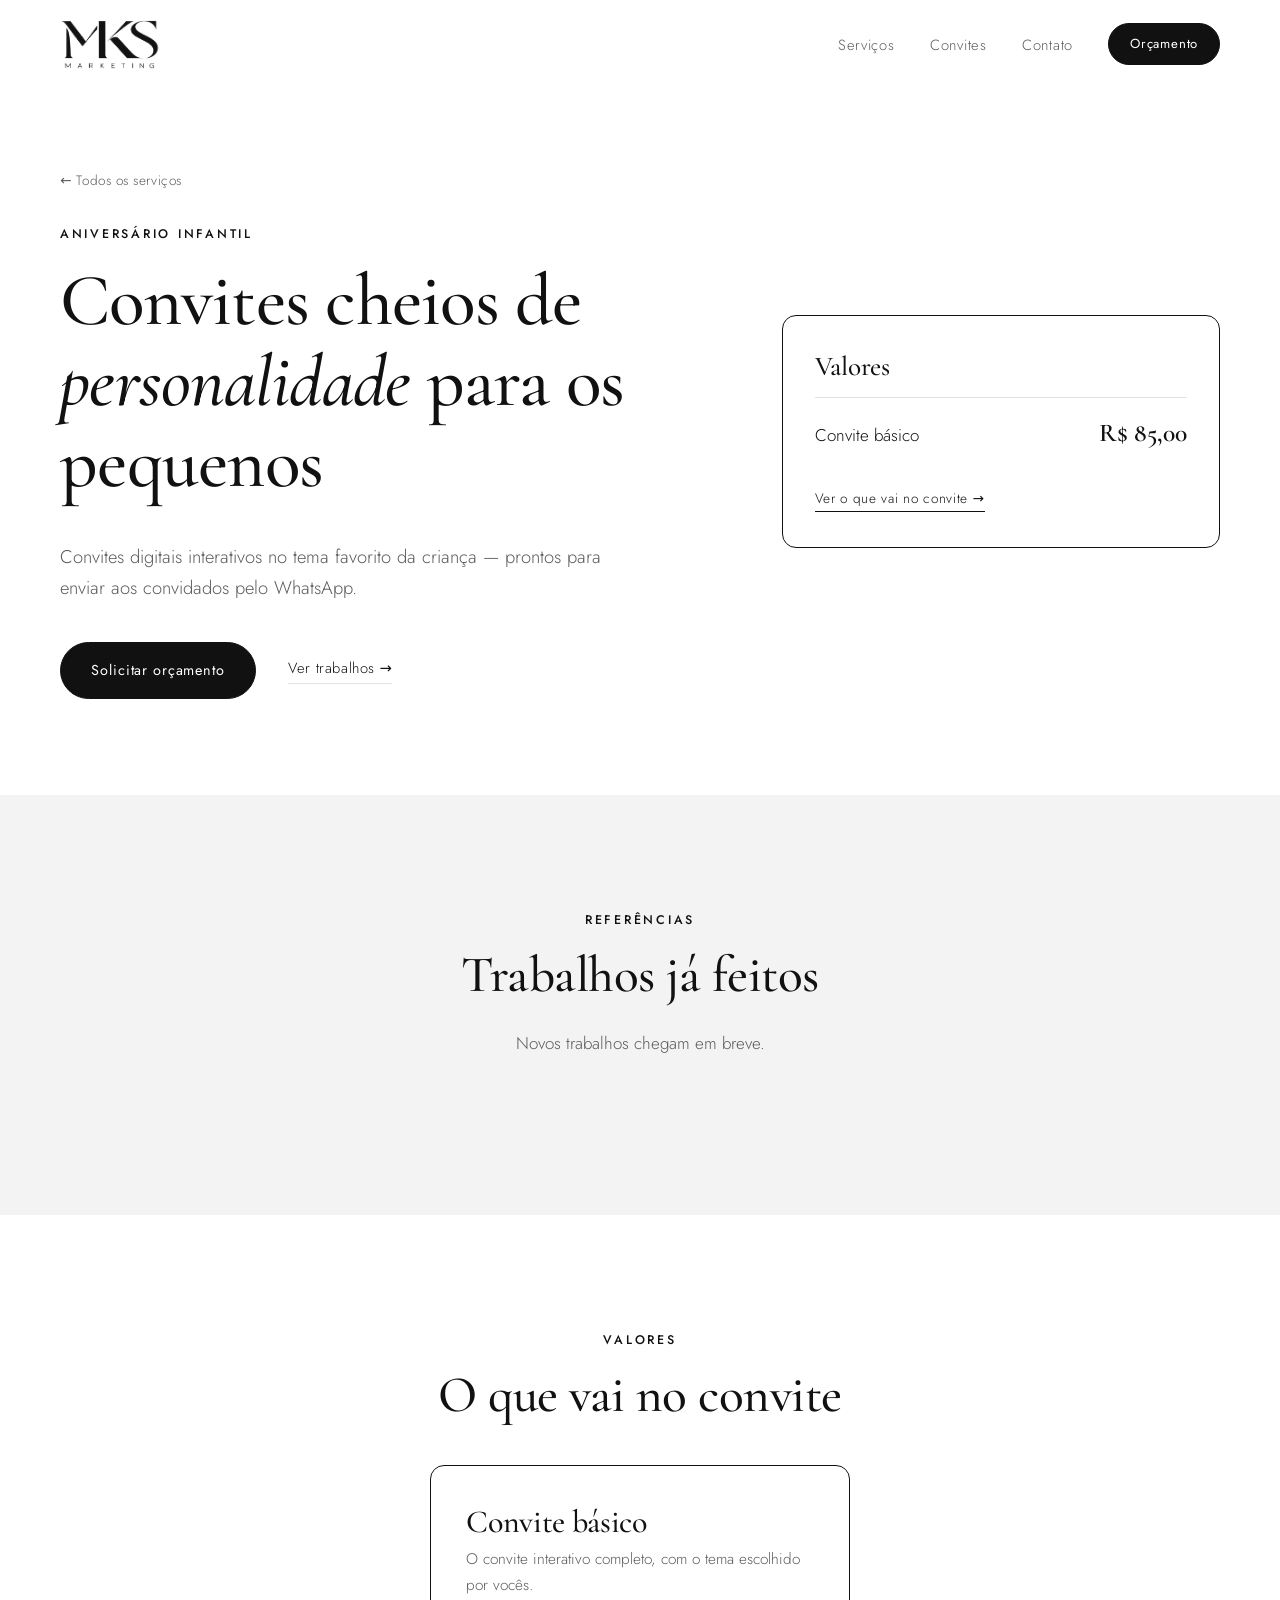
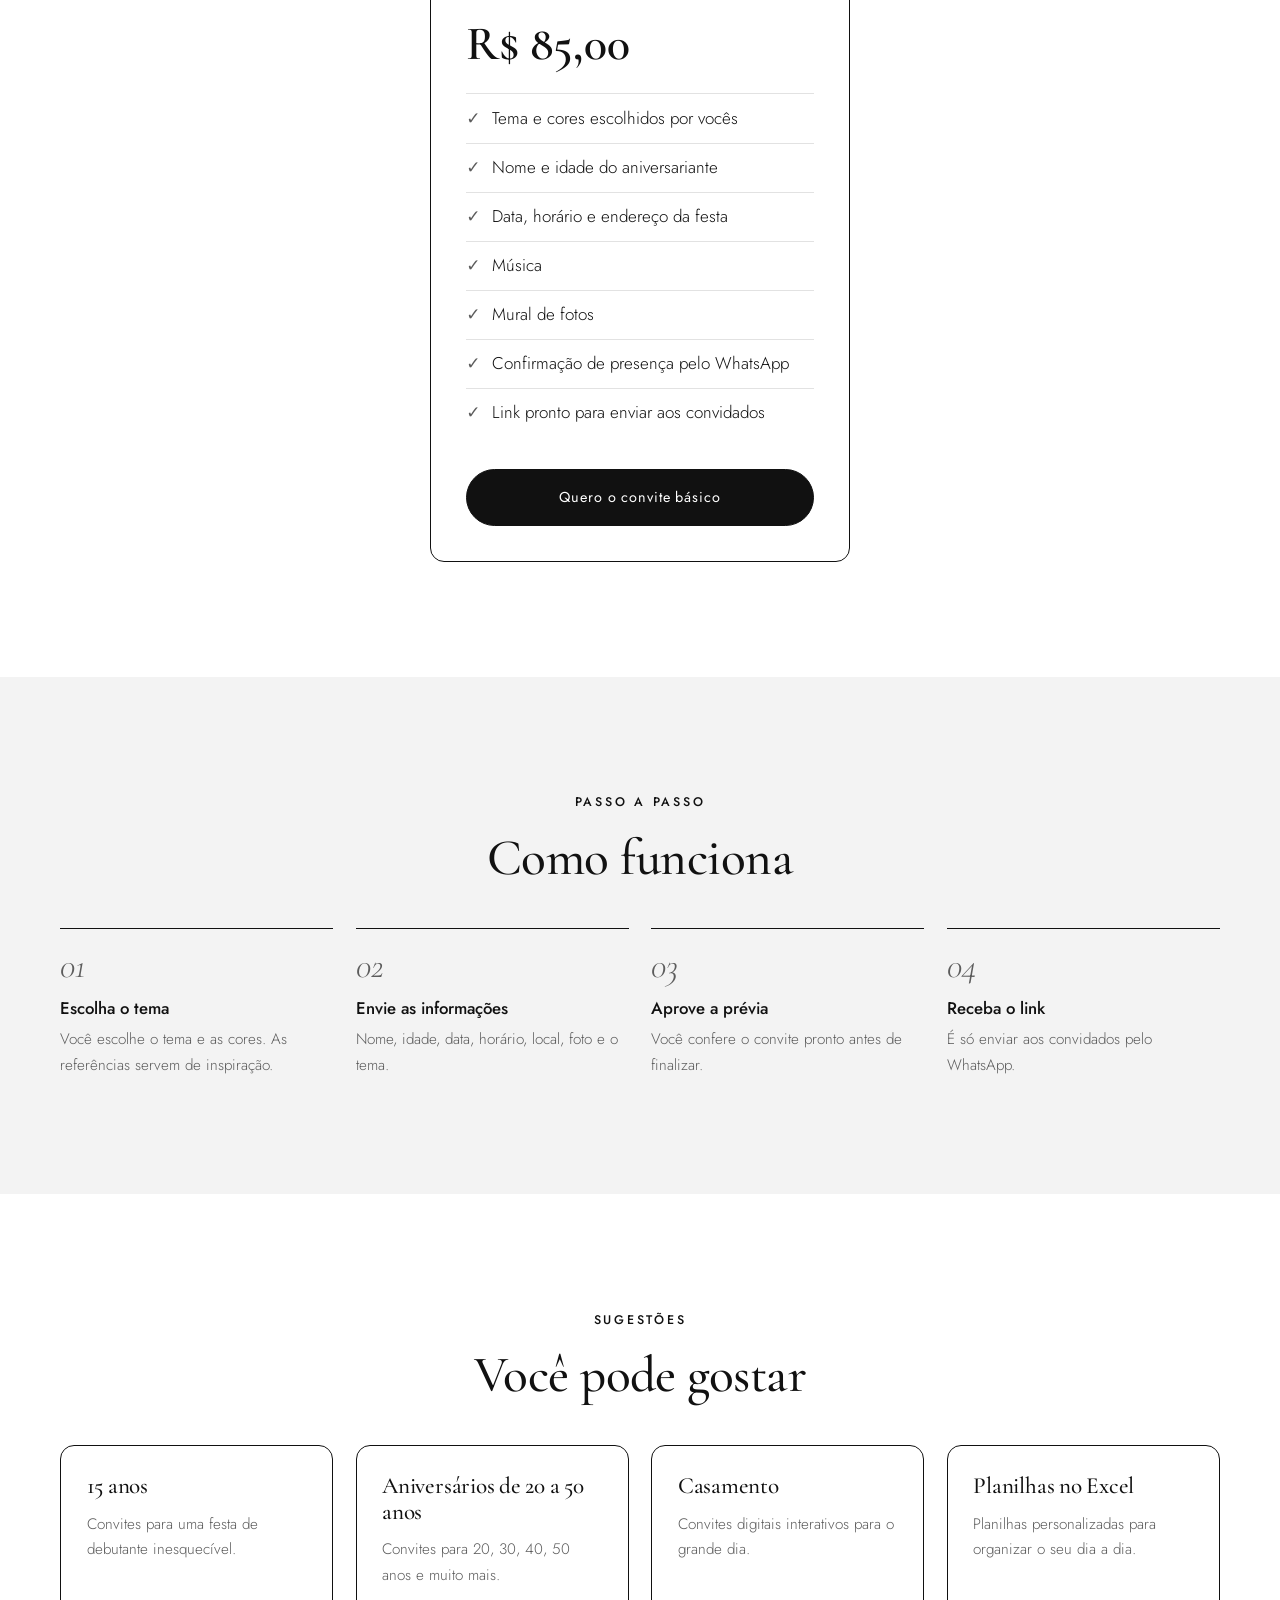
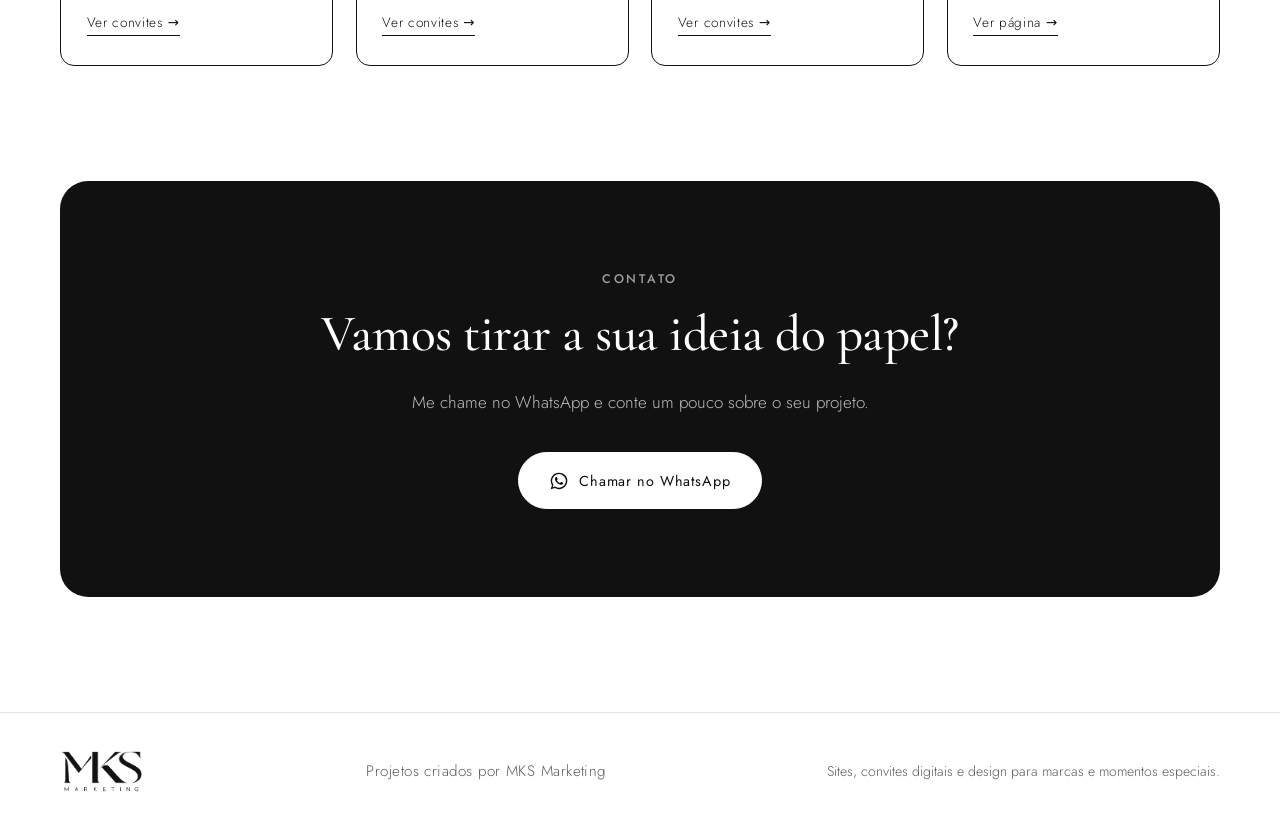
<file: infantil.html>
<!DOCTYPE html>
<html lang="pt-BR">
<head>
  <meta charset="UTF-8" />
  <meta name="viewport" content="width=device-width, initial-scale=1" />
  <title>Convites de aniversário infantil · MKS Marketing</title>
  <meta name="description" content="MKS Marketing — Convites digitais para aniversários infantis nos mais diversos temas." />
  <meta name="theme-color" content="#ffffff" />

  <link rel="preconnect" href="https://fonts.googleapis.com" />
  <link rel="preconnect" href="https://fonts.gstatic.com" crossorigin />
  <link href="https://fonts.googleapis.com/css2?family=Cormorant+Garamond:ital,wght@0,400;0,500;0,600;1,400&family=Jost:wght@300;400;500&display=swap" rel="stylesheet" />
  <link rel="stylesheet" href="css/style.css" />
</head>
<!-- O conteúdo desta página vem de js/config.js (item de PAGINAS com id "infantil") -->
<body data-pagina="infantil">
  <div id="topo"></div>
  <main id="pagina"></main>
  <div id="contato-slot"></div>
  <div id="rodape"></div>

  <script src="js/config.js"></script>
  <script src="js/main.js"></script>
</body>
</html>
</file>
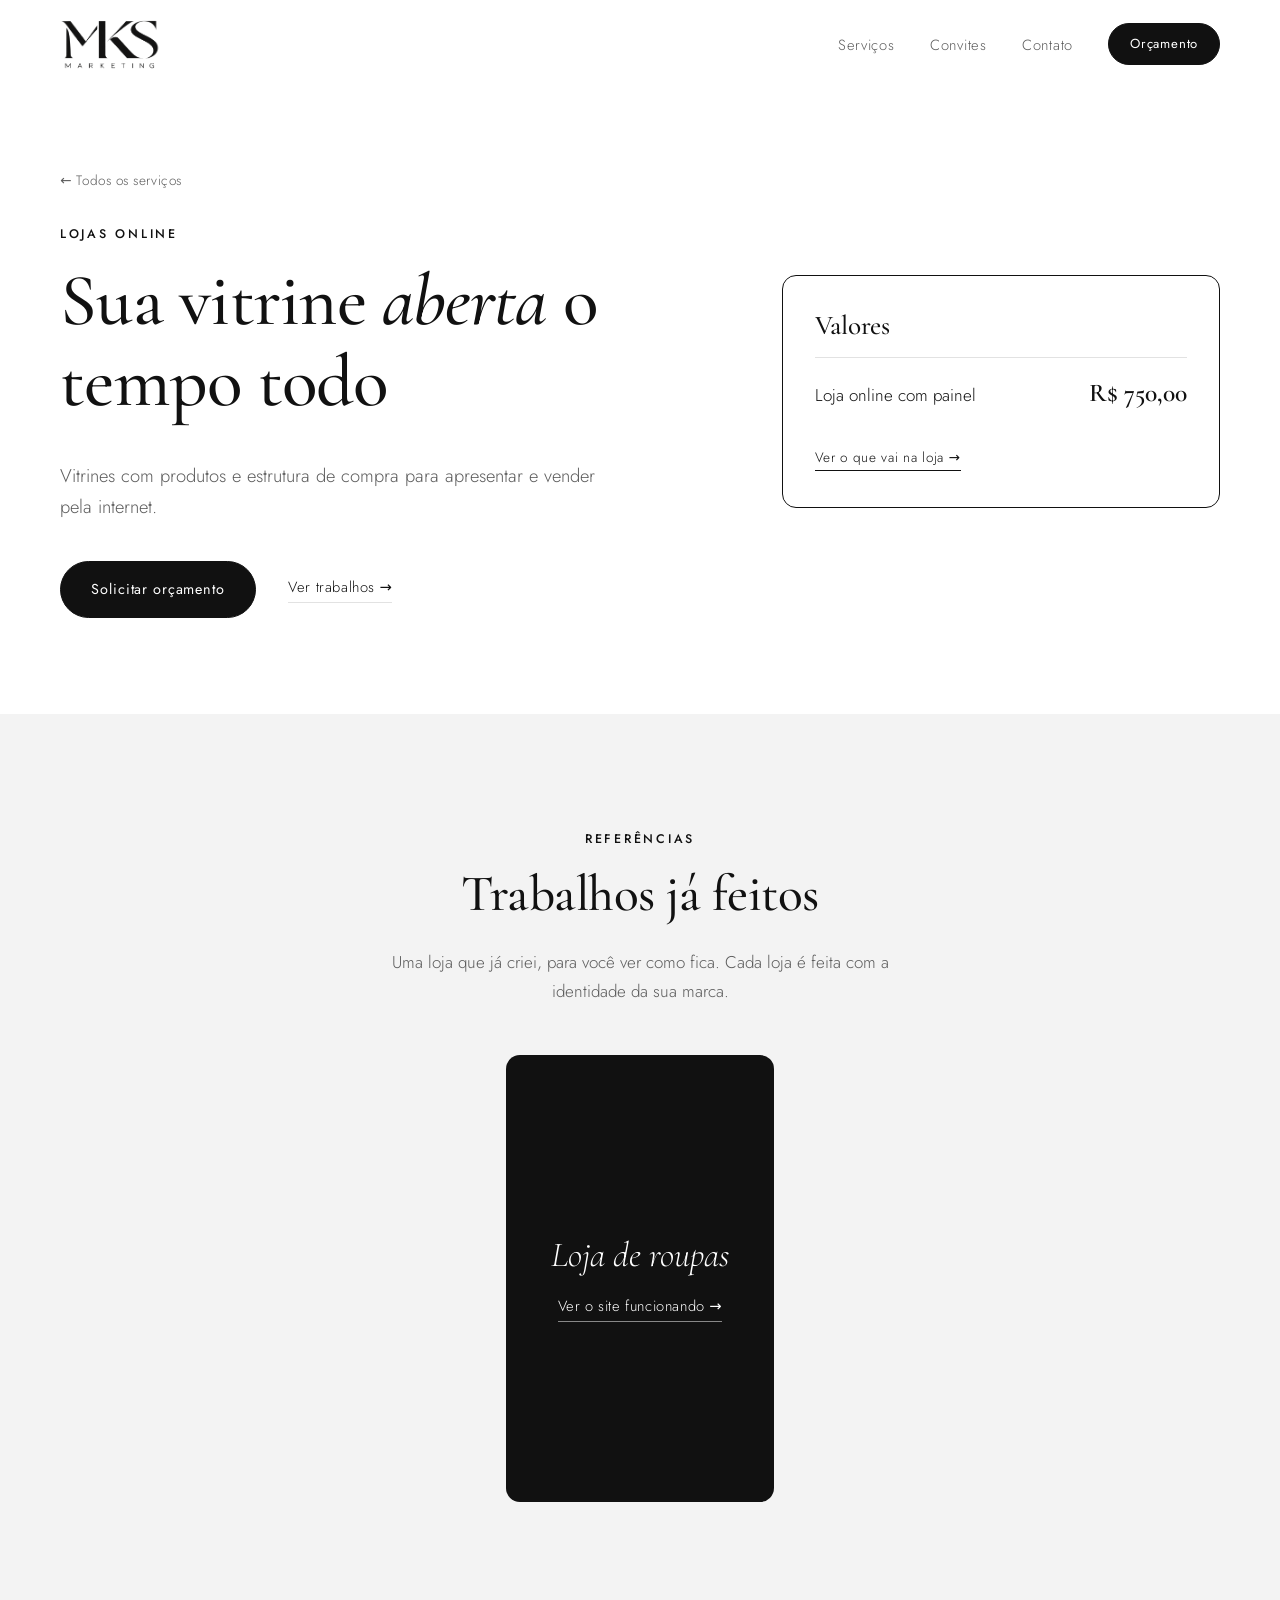
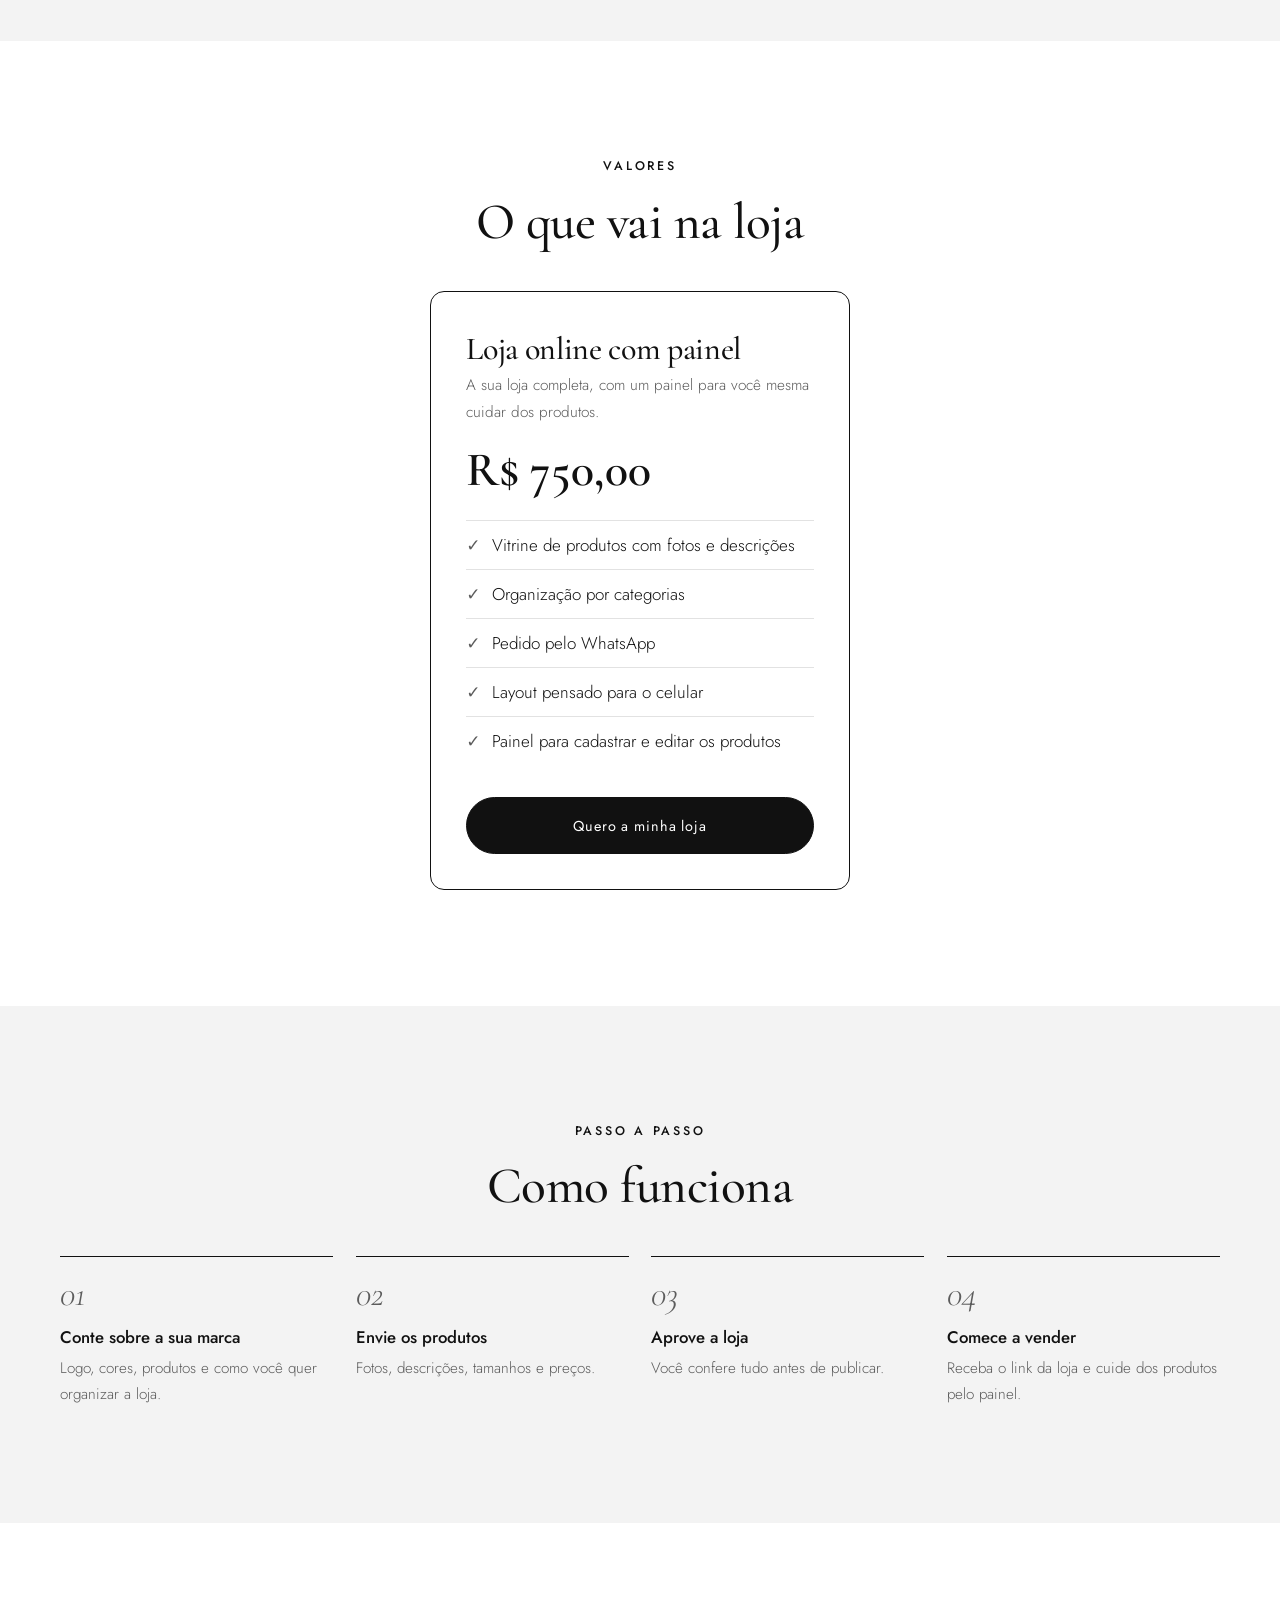
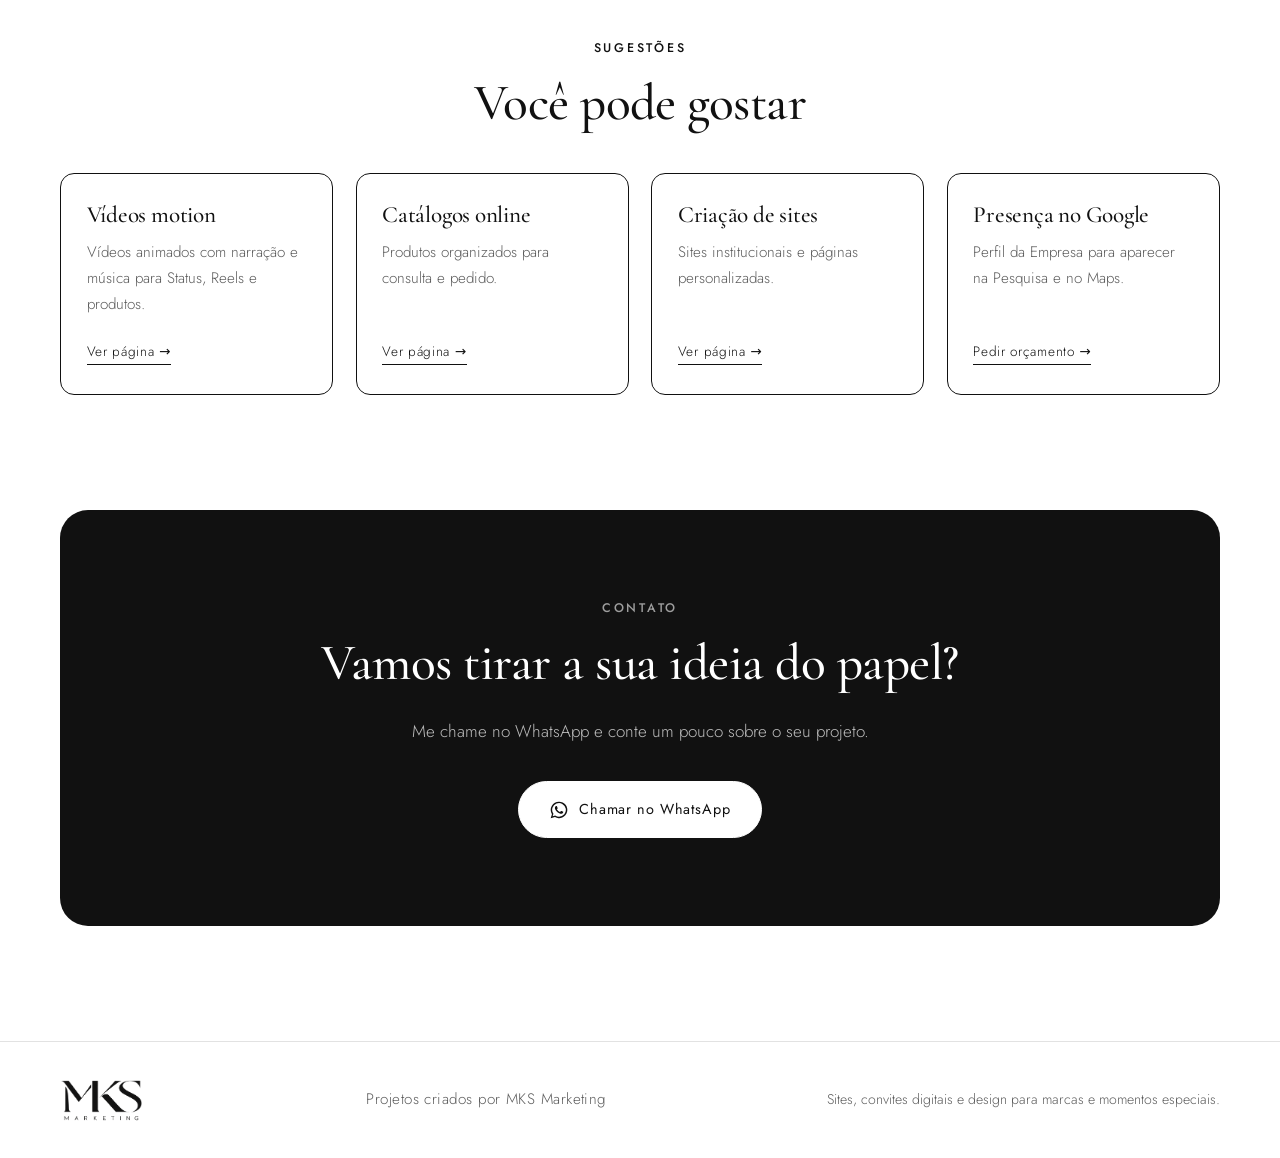
<file: lojas.html>
<!DOCTYPE html>
<html lang="pt-BR">
<head>
  <meta charset="UTF-8" />
  <meta name="viewport" content="width=device-width, initial-scale=1" />
  <title>Lojas online · MKS Marketing</title>
  <meta name="description" content="MKS Marketing — Vitrines com produtos e estrutura de compra para vender pela internet." />
  <meta name="theme-color" content="#ffffff" />

  <link rel="preconnect" href="https://fonts.googleapis.com" />
  <link rel="preconnect" href="https://fonts.gstatic.com" crossorigin />
  <link href="https://fonts.googleapis.com/css2?family=Cormorant+Garamond:ital,wght@0,400;0,500;0,600;1,400&family=Jost:wght@300;400;500&display=swap" rel="stylesheet" />
  <link rel="stylesheet" href="css/style.css" />
</head>
<!-- O conteúdo desta página vem de js/config.js (item de PAGINAS com id "lojas") -->
<body data-pagina="lojas">
  <div id="topo"></div>
  <main id="pagina"></main>
  <div id="contato-slot"></div>
  <div id="rodape"></div>

  <script src="js/config.js"></script>
  <script src="js/main.js"></script>
</body>
</html>
</file>
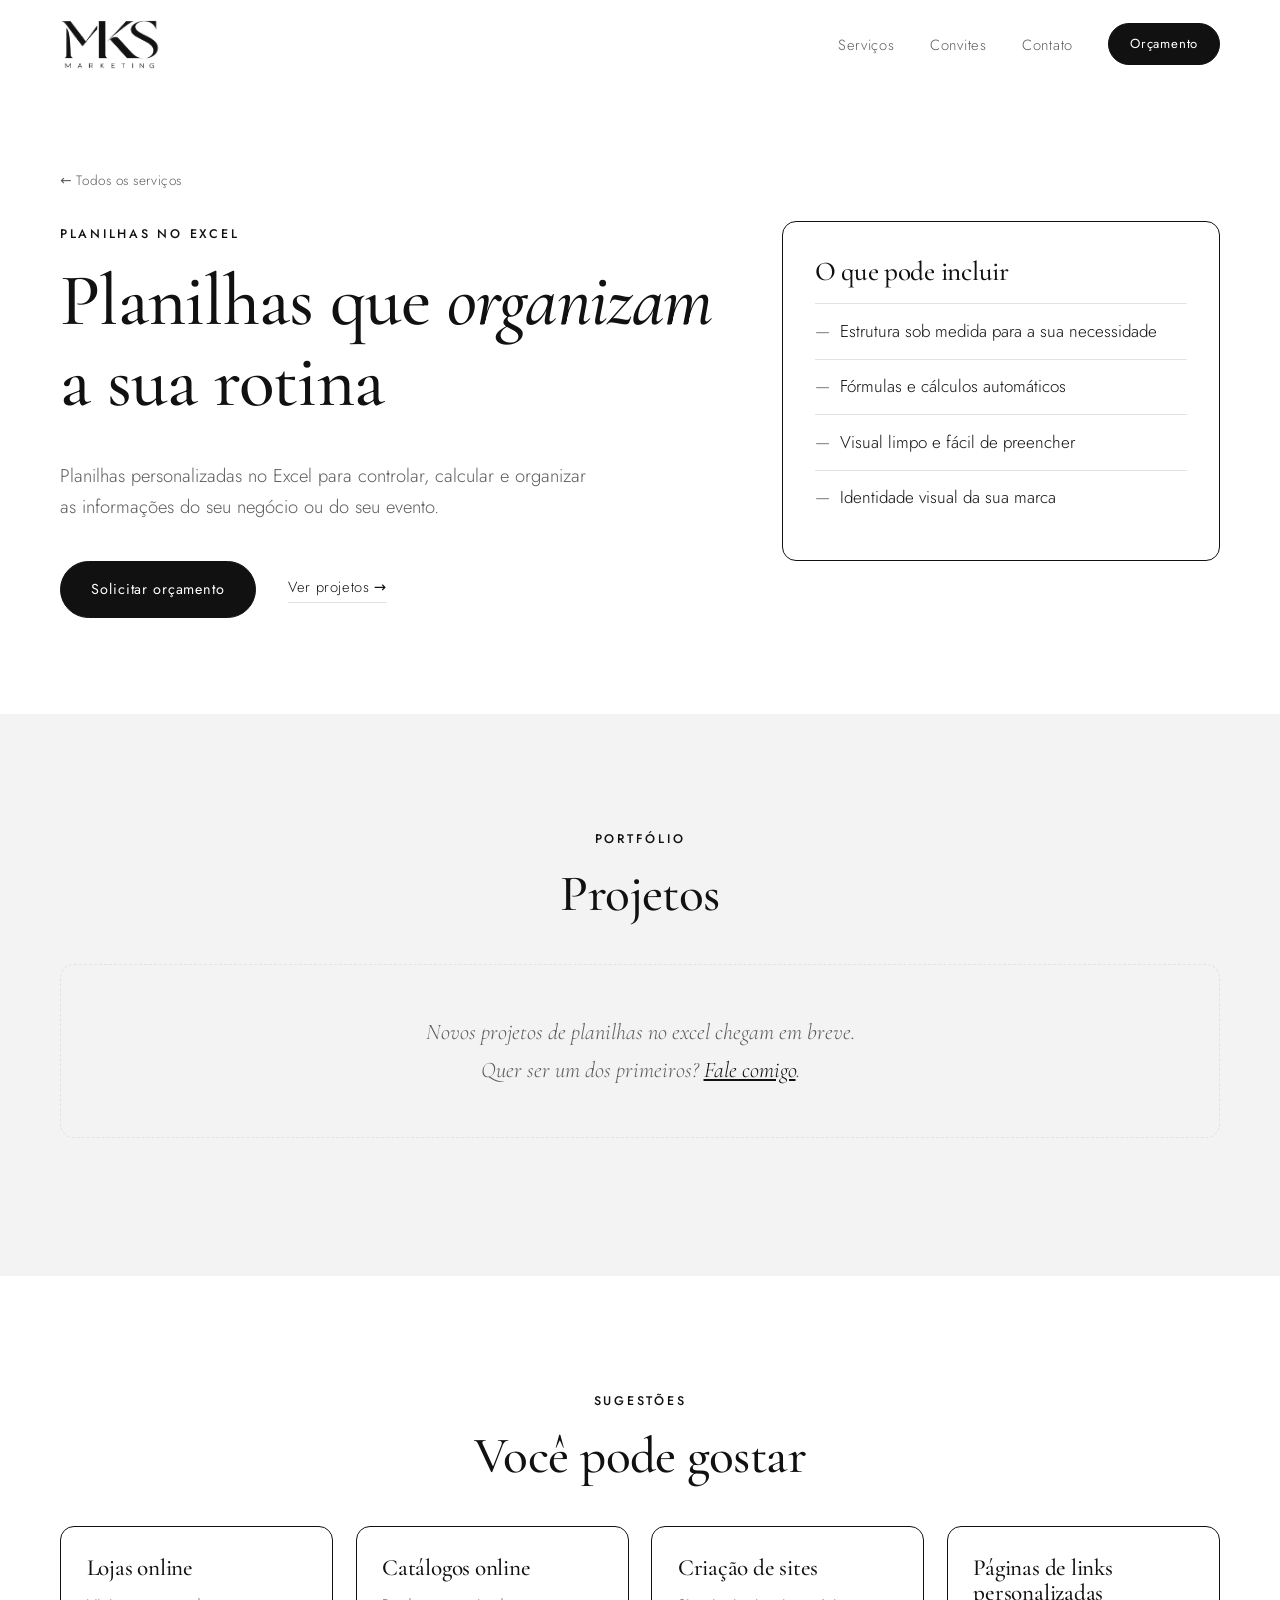
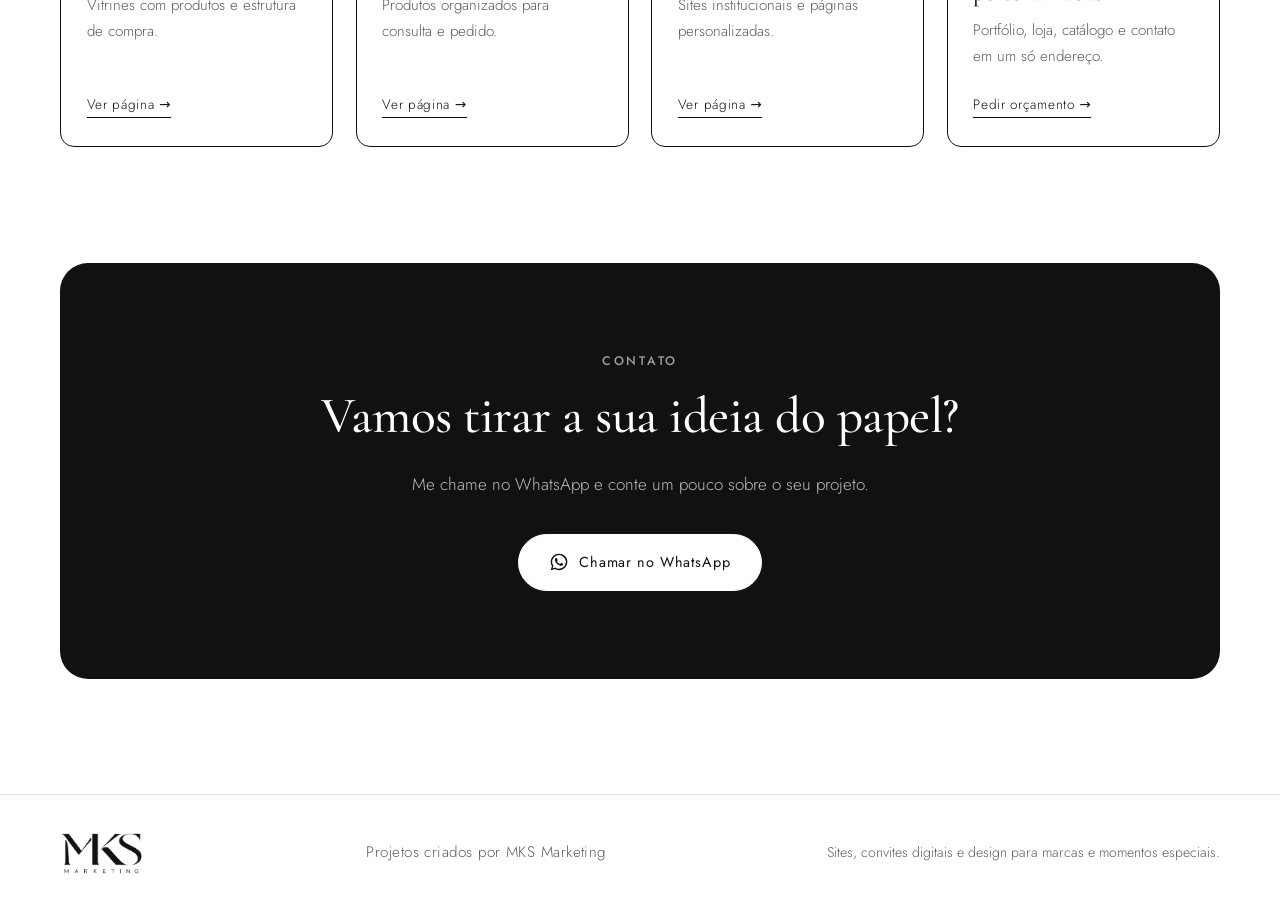
<file: planilhas.html>
<!DOCTYPE html>
<html lang="pt-BR">
<head>
  <meta charset="UTF-8" />
  <meta name="viewport" content="width=device-width, initial-scale=1" />
  <title>Planilhas no Excel · MKS Marketing</title>
  <meta name="description" content="MKS Marketing — Planilhas personalizadas no Excel para organizar as informações do seu negócio ou evento." />
  <meta name="theme-color" content="#ffffff" />

  <link rel="preconnect" href="https://fonts.googleapis.com" />
  <link rel="preconnect" href="https://fonts.gstatic.com" crossorigin />
  <link href="https://fonts.googleapis.com/css2?family=Cormorant+Garamond:ital,wght@0,400;0,500;0,600;1,400&family=Jost:wght@300;400;500&display=swap" rel="stylesheet" />
  <link rel="stylesheet" href="css/style.css" />
</head>
<!-- O conteúdo desta página vem de js/config.js (item de PAGINAS com id "planilhas") -->
<body data-pagina="planilhas">
  <div id="topo"></div>
  <main id="pagina"></main>
  <div id="contato-slot"></div>
  <div id="rodape"></div>

  <script src="js/config.js"></script>
  <script src="js/main.js"></script>
</body>
</html>
</file>
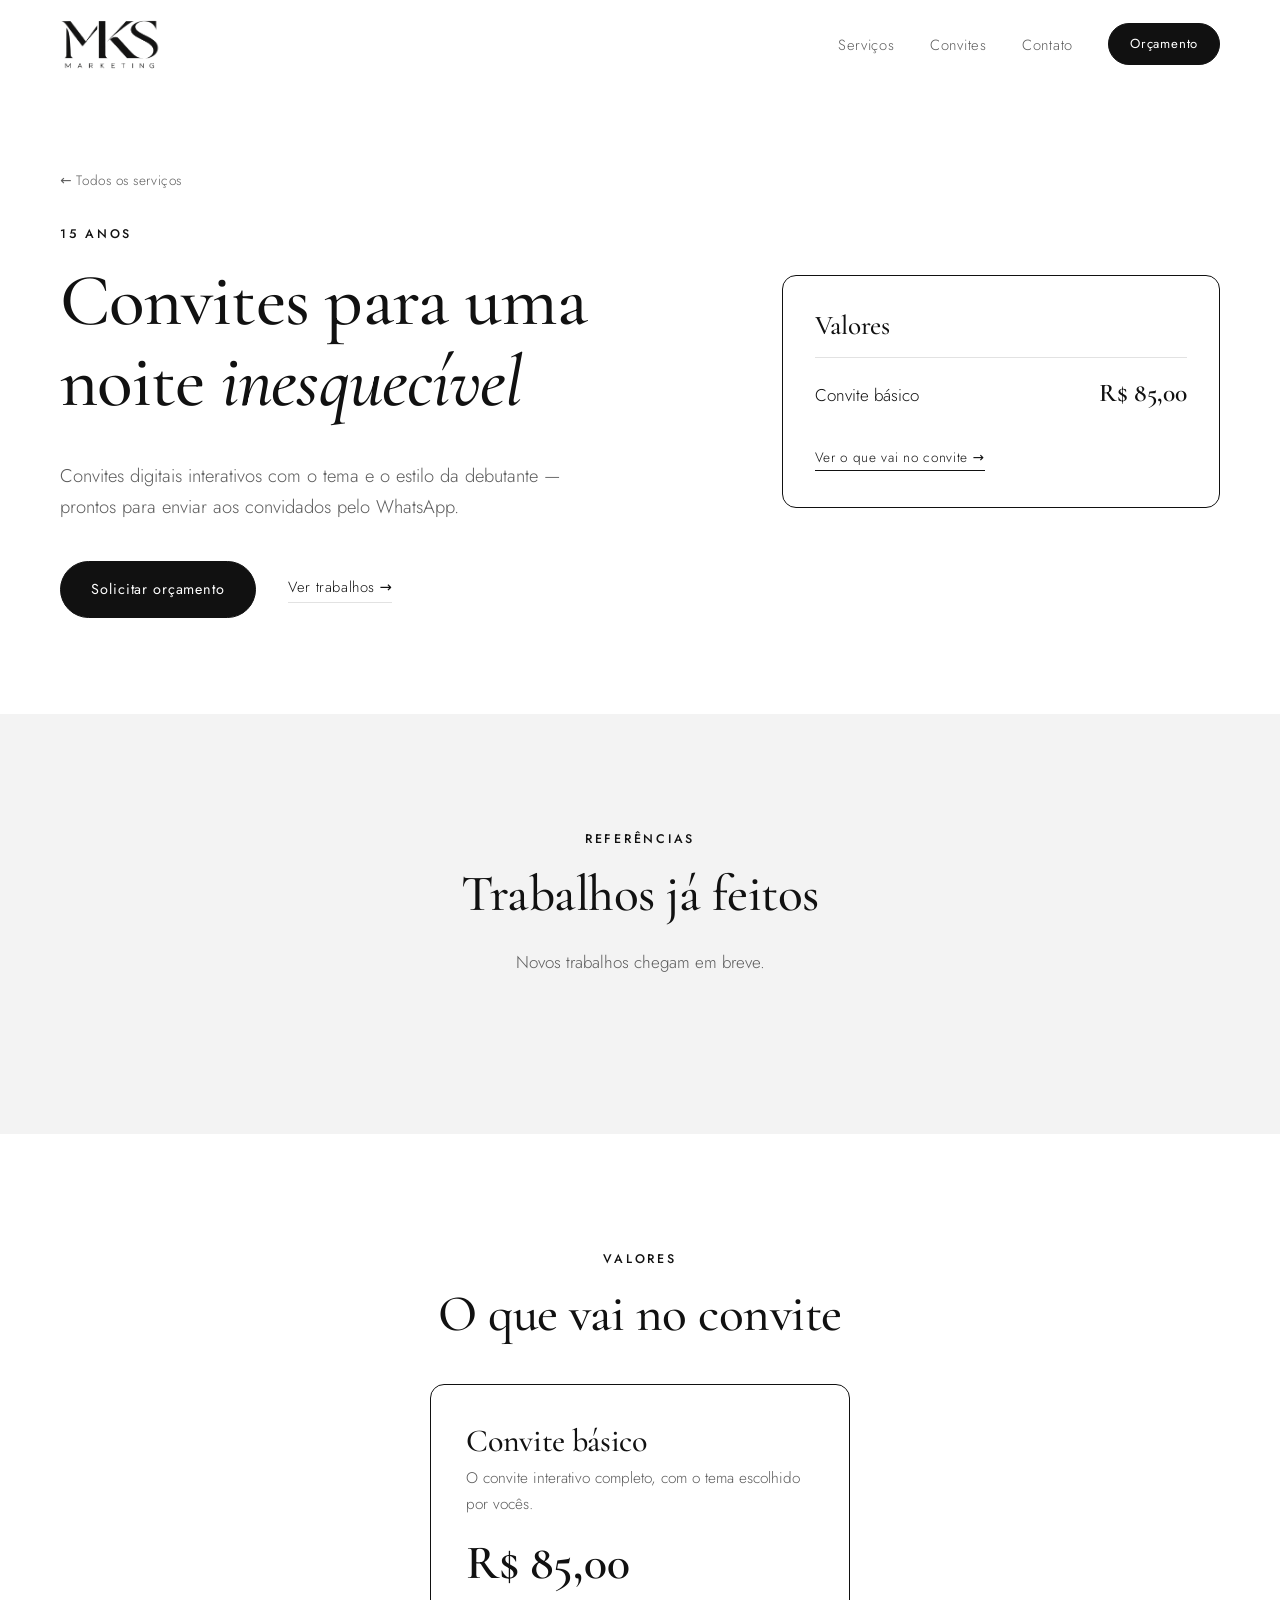
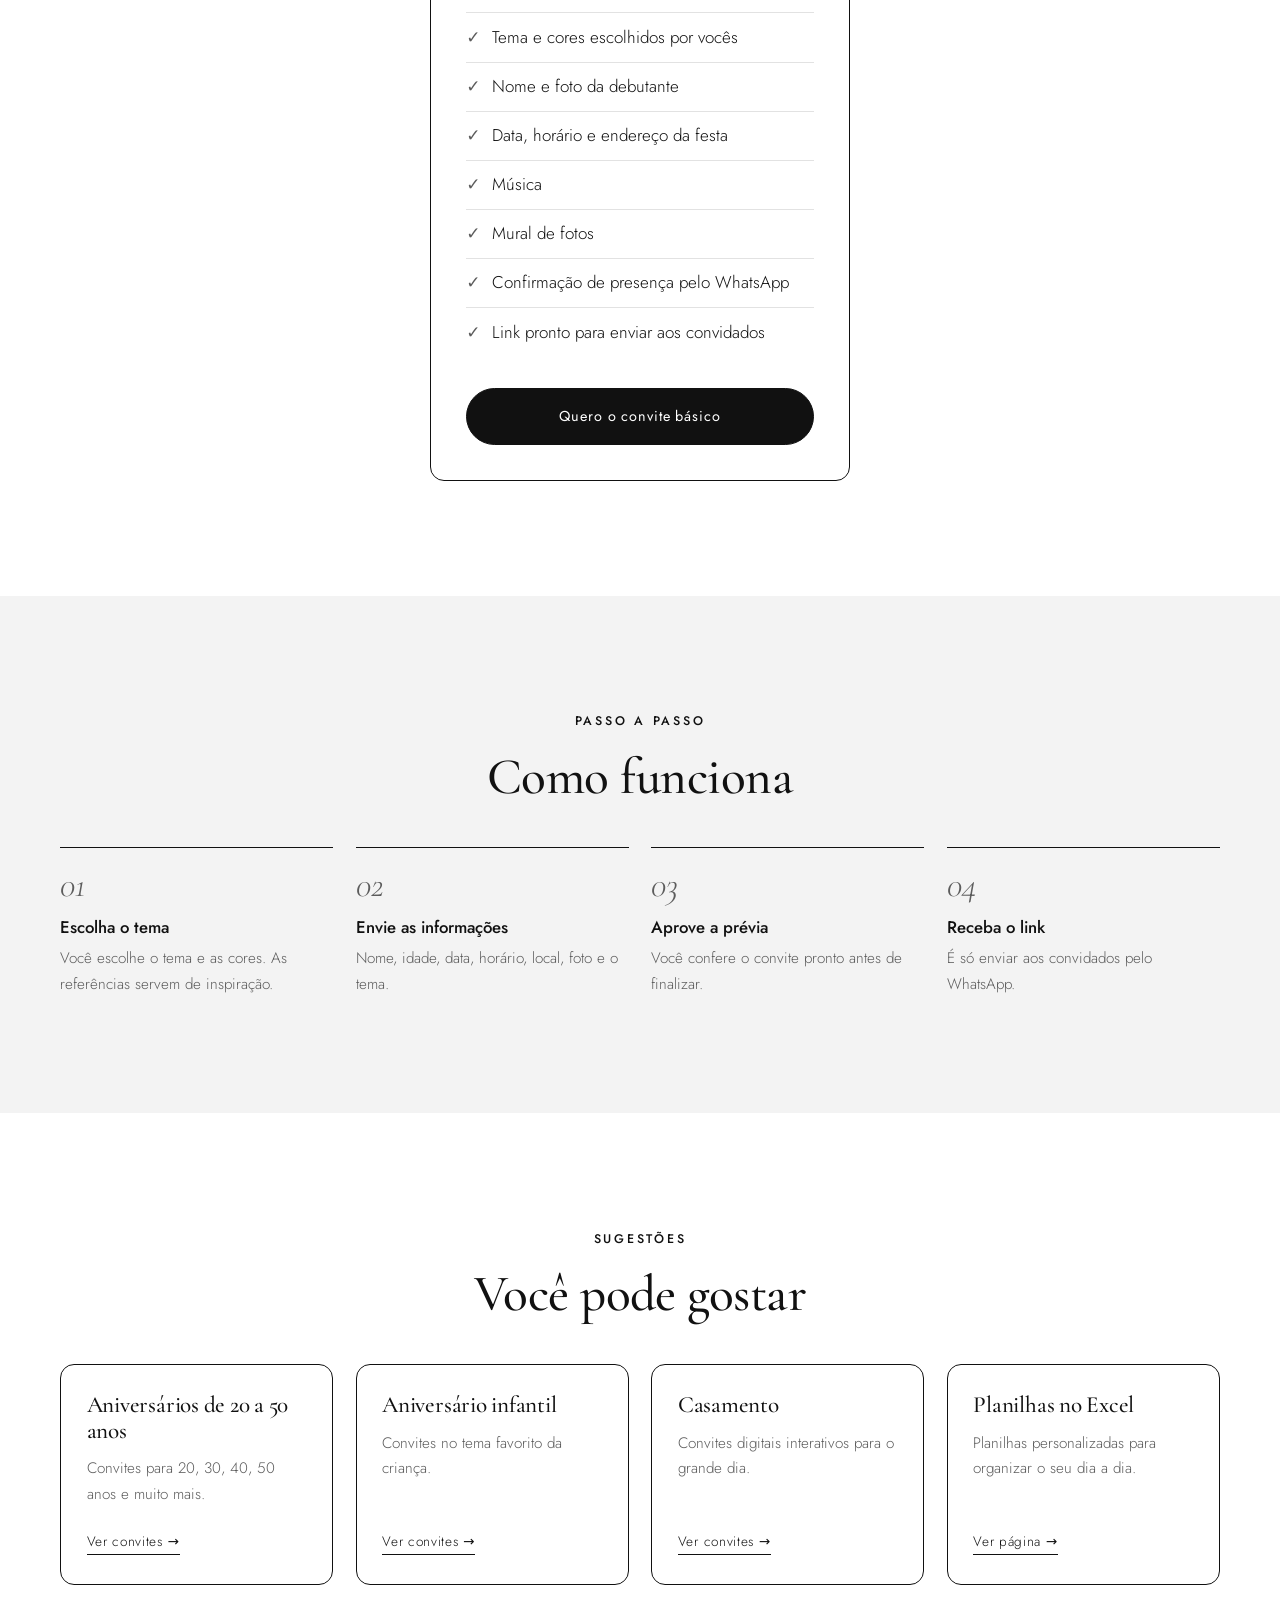
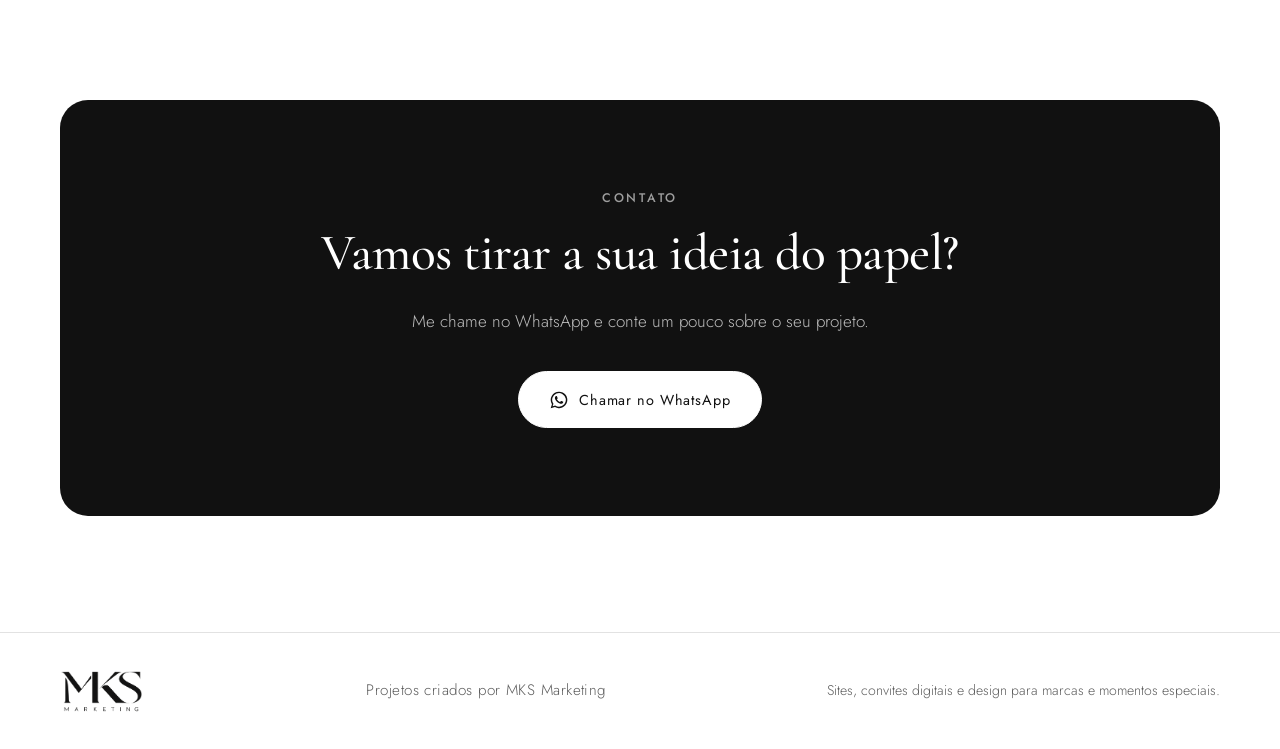
<file: quinze-anos.html>
<!DOCTYPE html>
<html lang="pt-BR">
<head>
  <meta charset="UTF-8" />
  <meta name="viewport" content="width=device-width, initial-scale=1" />
  <title>Convites de 15 anos · MKS Marketing</title>
  <meta name="description" content="MKS Marketing — Convites digitais para festas de 15 anos, com a personalidade da debutante. R$ 85,00 cada convite." />
  <meta name="theme-color" content="#ffffff" />

  <link rel="preconnect" href="https://fonts.googleapis.com" />
  <link rel="preconnect" href="https://fonts.gstatic.com" crossorigin />
  <link href="https://fonts.googleapis.com/css2?family=Cormorant+Garamond:ital,wght@0,400;0,500;0,600;1,400&family=Jost:wght@300;400;500&display=swap" rel="stylesheet" />
  <link rel="stylesheet" href="css/style.css" />
</head>
<!-- O conteúdo desta página vem de js/config.js (item de PAGINAS com id "quinze-anos") -->
<body data-pagina="quinze-anos">
  <div id="topo"></div>
  <main id="pagina"></main>
  <div id="contato-slot"></div>
  <div id="rodape"></div>

  <script src="js/config.js"></script>
  <script src="js/main.js"></script>
</body>
</html>
</file>
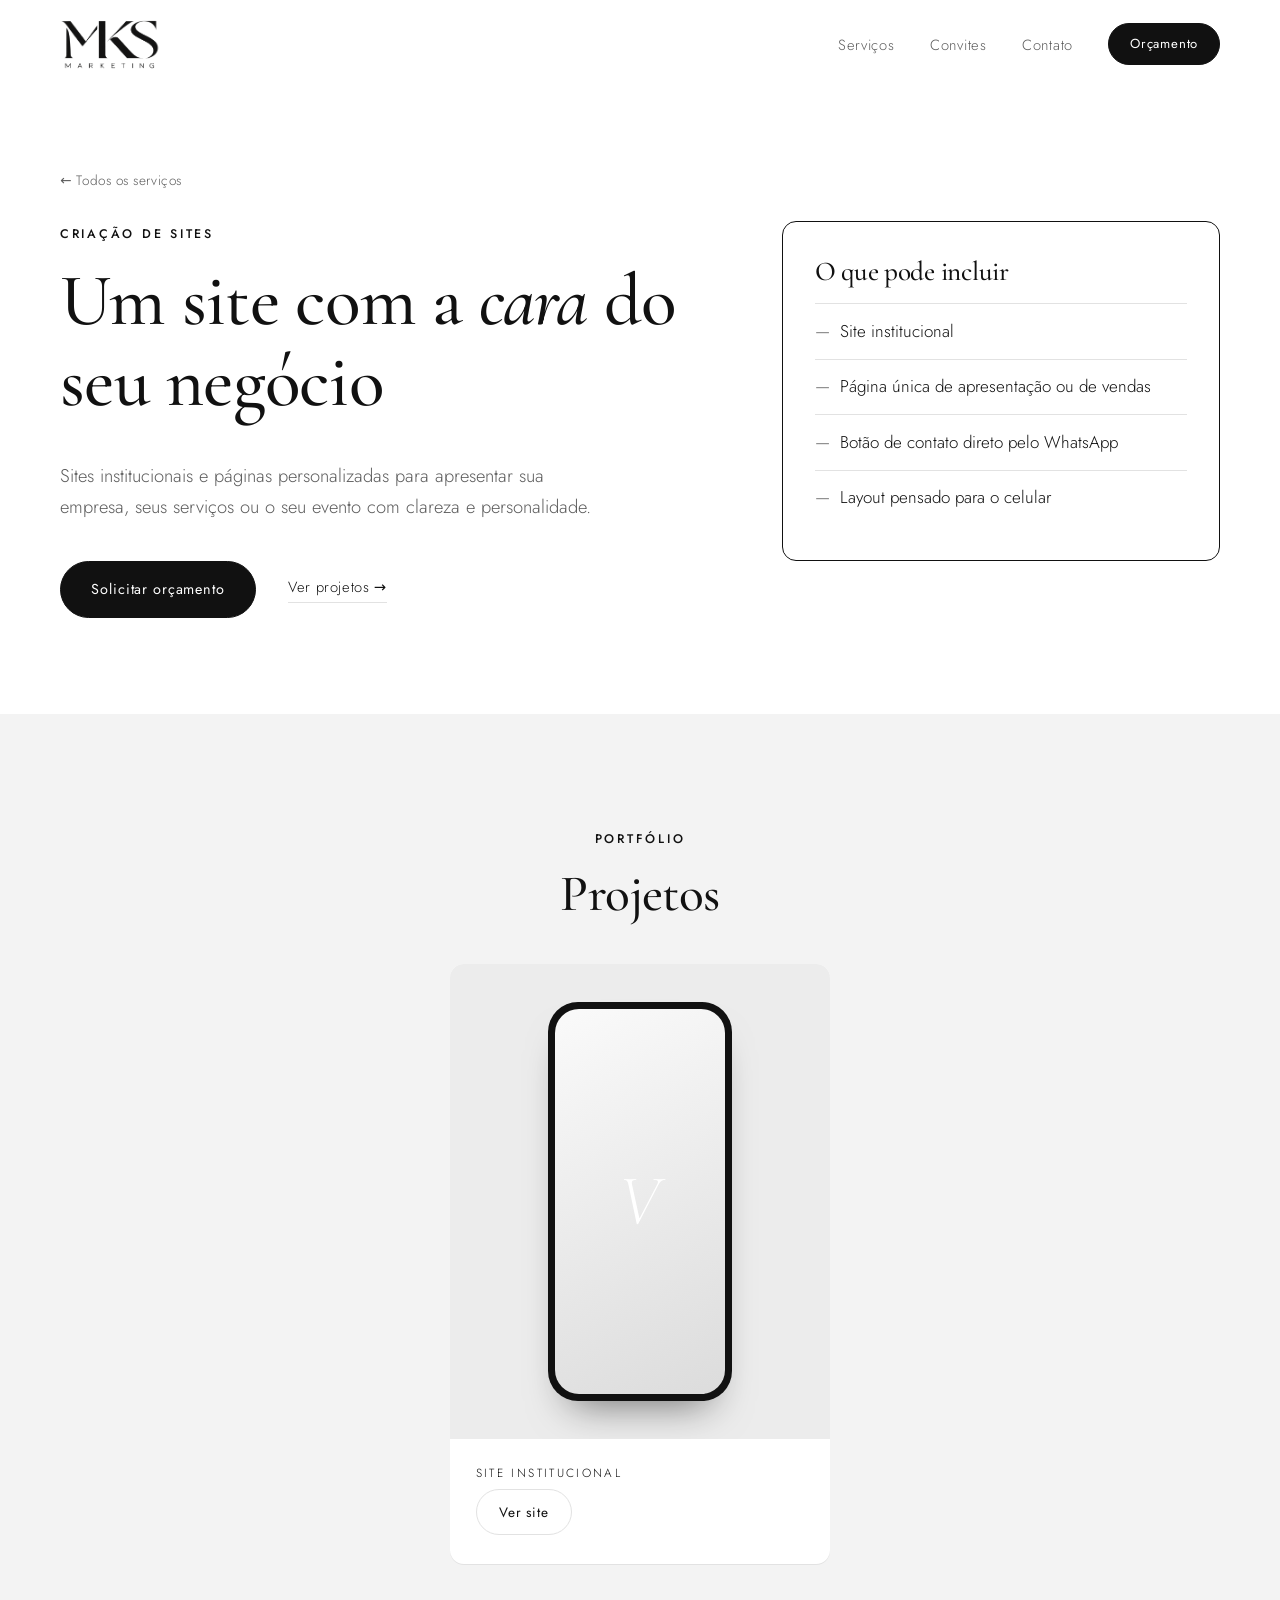
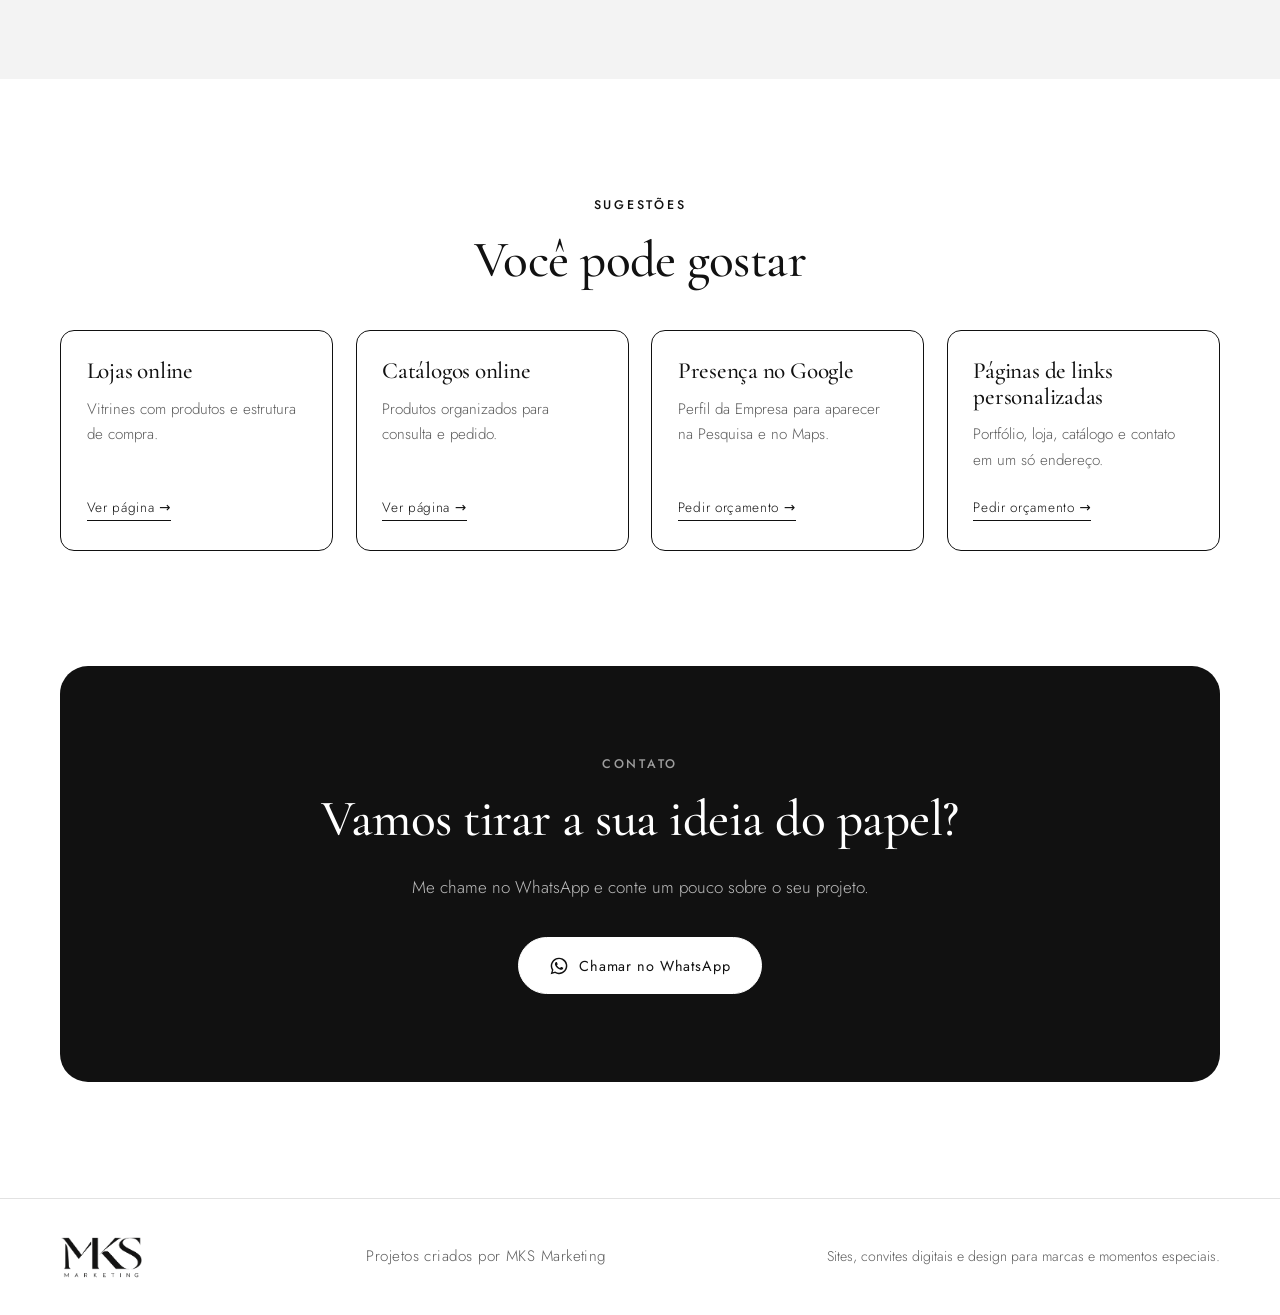
<file: sites.html>
<!DOCTYPE html>
<html lang="pt-BR">
<head>
  <meta charset="UTF-8" />
  <meta name="viewport" content="width=device-width, initial-scale=1" />
  <title>Criação de sites · MKS Marketing</title>
  <meta name="description" content="MKS Marketing — Sites institucionais e páginas personalizadas para apresentar sua empresa, seus serviços ou o seu evento." />
  <meta name="theme-color" content="#ffffff" />

  <link rel="preconnect" href="https://fonts.googleapis.com" />
  <link rel="preconnect" href="https://fonts.gstatic.com" crossorigin />
  <link href="https://fonts.googleapis.com/css2?family=Cormorant+Garamond:ital,wght@0,400;0,500;0,600;1,400&family=Jost:wght@300;400;500&display=swap" rel="stylesheet" />
  <link rel="stylesheet" href="css/style.css" />
</head>
<!-- O conteúdo desta página vem de js/config.js (item de PAGINAS com id "sites") -->
<body data-pagina="sites">
  <div id="topo"></div>
  <main id="pagina"></main>
  <div id="contato-slot"></div>
  <div id="rodape"></div>

  <script src="js/config.js"></script>
  <script src="js/main.js"></script>
</body>
</html>
</file>
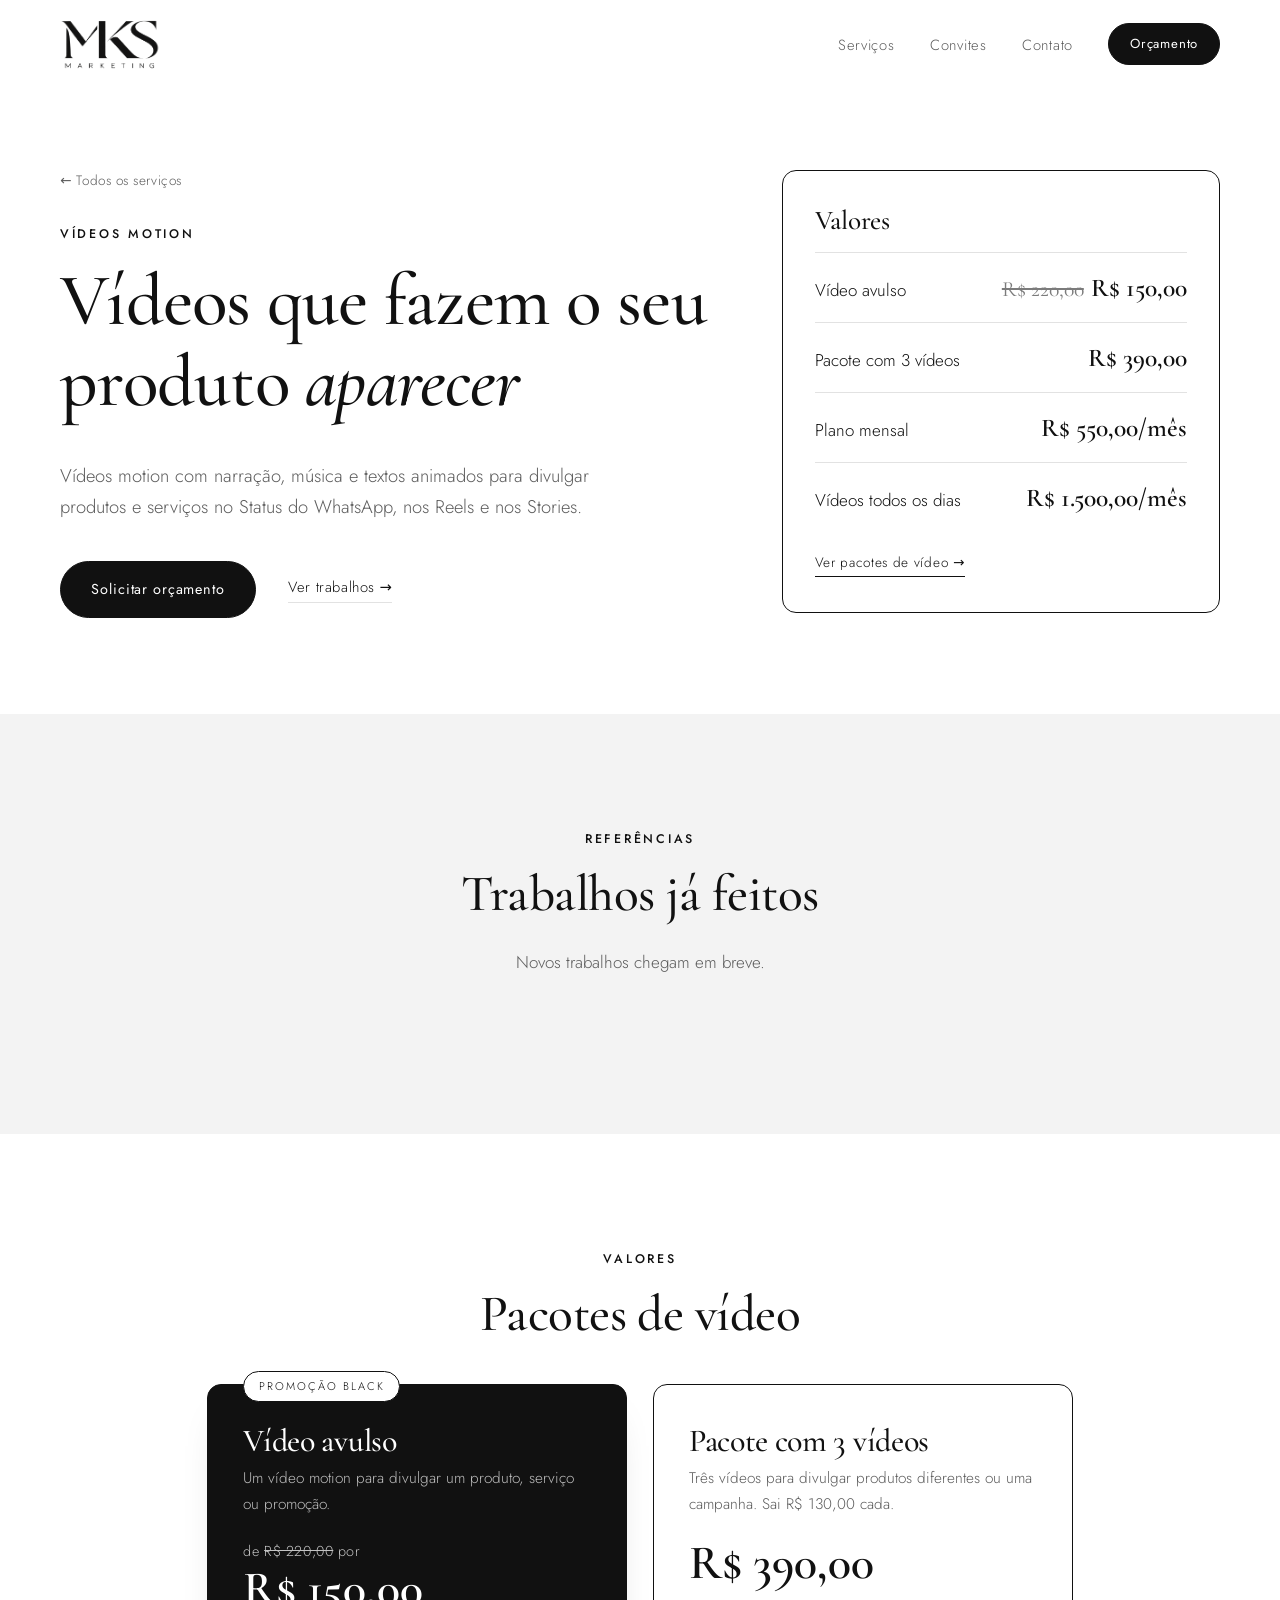
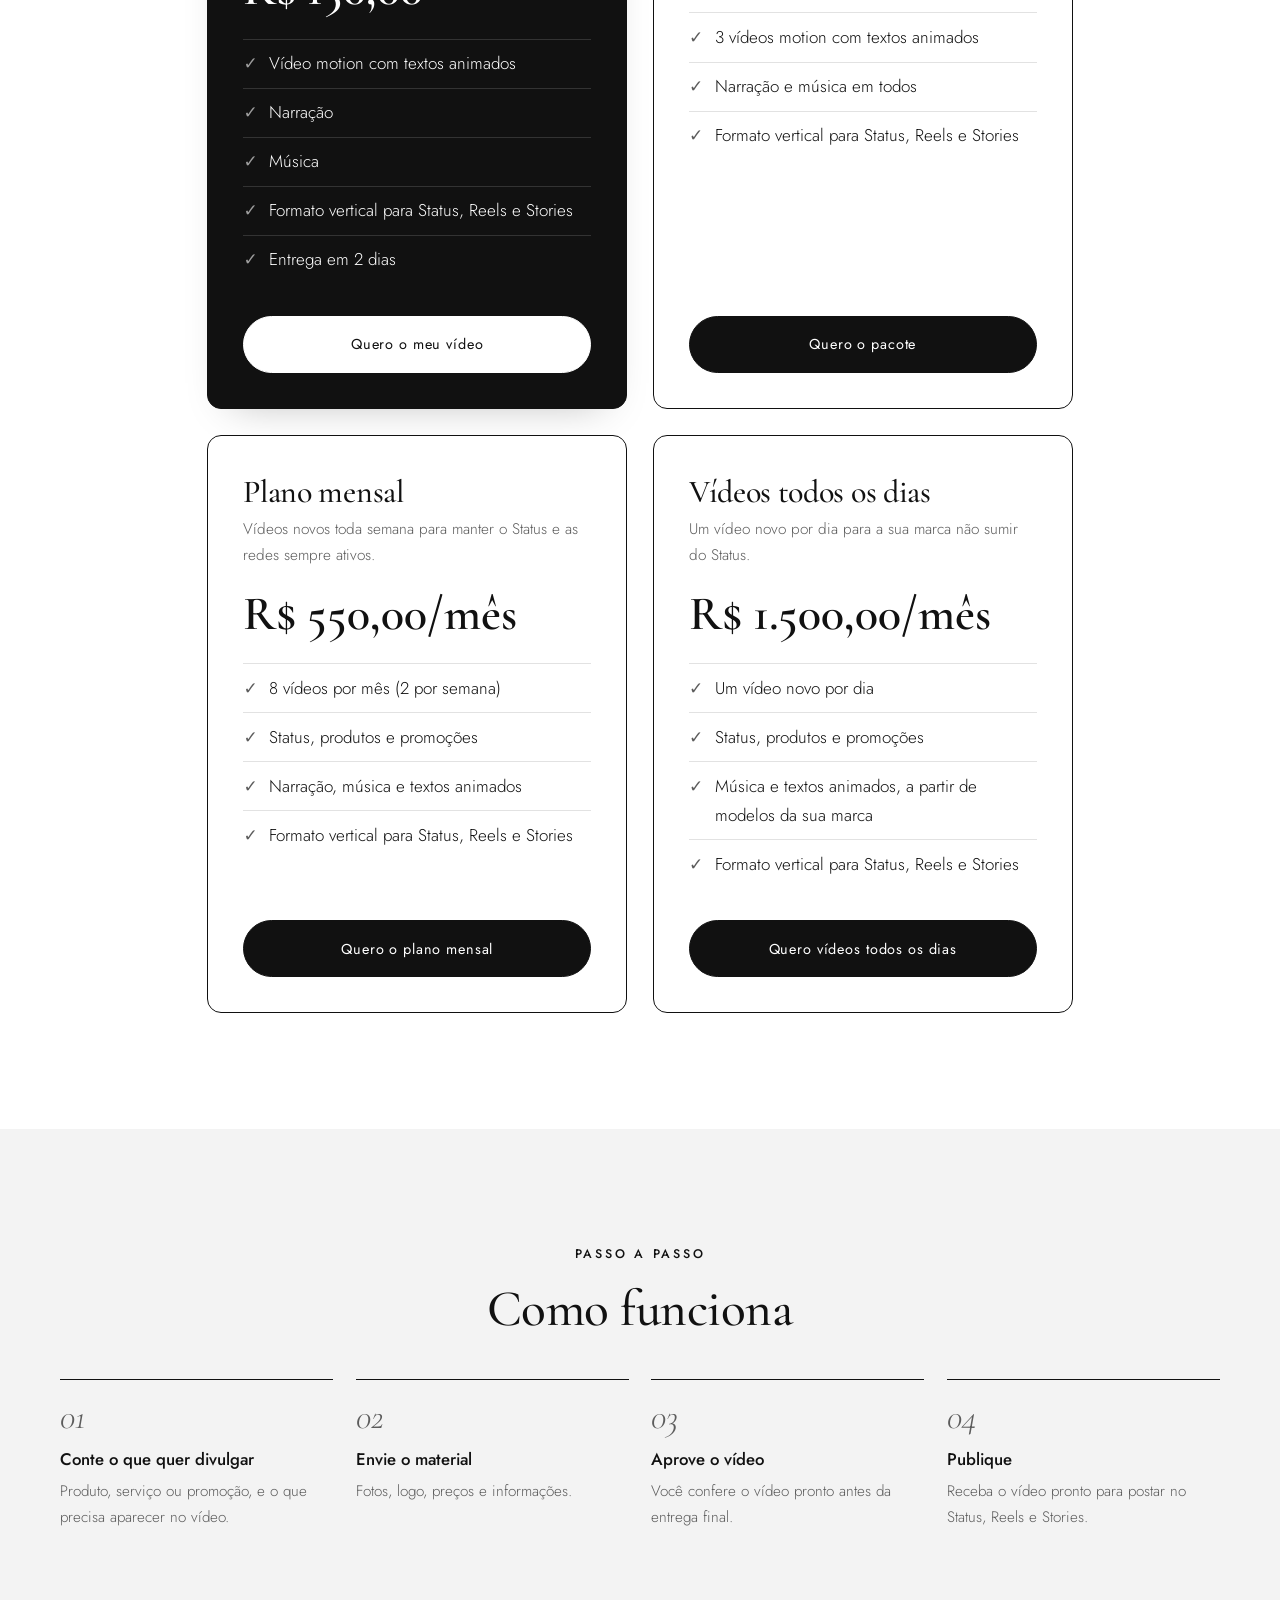
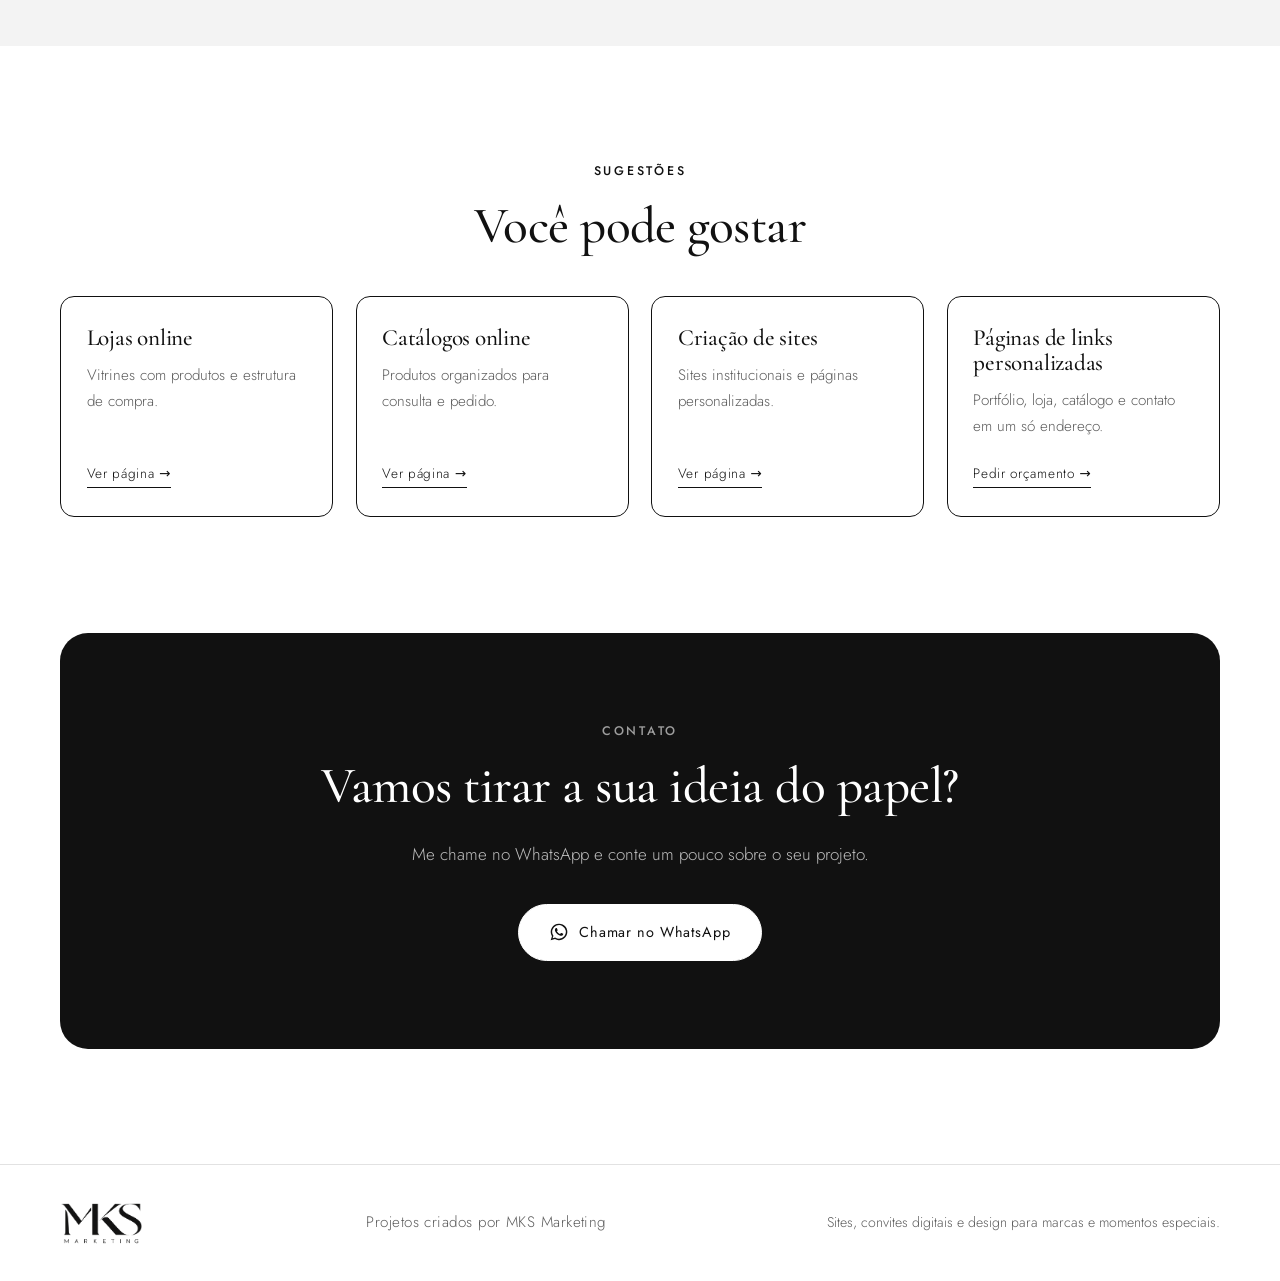
<file: videos.html>
<!DOCTYPE html>
<html lang="pt-BR">
<head>
  <meta charset="UTF-8" />
  <meta name="viewport" content="width=device-width, initial-scale=1" />
  <title>Vídeos motion · MKS Marketing</title>
  <meta name="description" content="MKS Marketing — Vídeos motion com narração e música para Status do WhatsApp, Reels e Stories." />
  <meta name="theme-color" content="#ffffff" />

  <link rel="preconnect" href="https://fonts.googleapis.com" />
  <link rel="preconnect" href="https://fonts.gstatic.com" crossorigin />
  <link href="https://fonts.googleapis.com/css2?family=Cormorant+Garamond:ital,wght@0,400;0,500;0,600;1,400&family=Jost:wght@300;400;500&display=swap" rel="stylesheet" />
  <link rel="stylesheet" href="css/style.css" />
</head>
<!-- O conteúdo desta página vem de js/config.js (item de PAGINAS com id "videos") -->
<body data-pagina="videos">
  <div id="topo"></div>
  <main id="pagina"></main>
  <div id="contato-slot"></div>
  <div id="rodape"></div>

  <script src="js/config.js"></script>
  <script src="js/main.js"></script>
</body>
</html>
</file>
<file: css/style.css>
/* =====================================================================
   Paleta e fontes — troque aqui para ajustar a identidade do site
   ===================================================================== */
:root {
  --fundo: #ffffff;        /* branco */
  --fundo-tom: #f3f3f3;    /* seção alternada */
  --superficie: #ffffff;
  --texto: #111111;
  --texto-suave: #5c5c5c;
  --acento: #111111;       /* destaque (preto) */
  --acento-escuro: #3a3a3a;
  --linha: #e2e2e2;
  --escuro: #111111;

  --serifa: "Cormorant Garamond", Georgia, serif;
  --sans: "Jost", system-ui, sans-serif;

  --raio: 14px;
  --sombra: 0 18px 40px -24px rgba(0, 0, 0, .28);
}

*, *::before, *::after { box-sizing: border-box; }
html { scroll-behavior: smooth; scroll-padding-top: 92px; }
body {
  margin: 0;
  background: var(--fundo);
  color: var(--texto);
  font-family: var(--sans);
  font-weight: 300;
  font-size: 1.0625rem;
  line-height: 1.7;
  -webkit-font-smoothing: antialiased;
}
img { max-width: 100%; display: block; }
a { color: inherit; }
h1, h2, h3 {
  font-family: var(--serifa);
  font-weight: 500;
  line-height: 1.1;
  margin: 0 0 .5em;
  letter-spacing: -.01em;
}
h1 { font-size: clamp(2.6rem, 6vw, 4.6rem); }
h2 { font-size: clamp(2.1rem, 4.2vw, 3.2rem); }
h3 { font-size: 1.6rem; }
em { font-style: italic; color: var(--acento); }
p { margin: 0 0 1em; }

.container { width: min(1160px, 100% - 40px); margin-inline: auto; }

.sobretitulo {
  font-size: .78rem;
  letter-spacing: .22em;
  text-transform: uppercase;
  color: var(--acento);
  font-weight: 500;
  margin-bottom: 1rem;
}

/* ---------- Botões ---------- */
.btn {
  display: inline-flex;
  align-items: center;
  gap: .6rem;
  padding: .95rem 1.9rem;
  background: var(--escuro);
  color: #fff;
  border: 1px solid var(--escuro);
  border-radius: 999px;
  text-decoration: none;
  font-size: .9rem;
  font-weight: 400;
  letter-spacing: .06em;
  transition: background .25s, color .25s, border-color .25s, transform .25s;
}
.btn:hover { background: var(--acento-escuro); border-color: var(--acento-escuro); transform: translateY(-1px); }
.btn--pequeno { padding: .55rem 1.3rem; font-size: .82rem; }
.btn--linha { background: transparent; color: var(--texto); border-color: var(--linha); padding: .65rem 1.4rem; font-size: .85rem; }
.btn--linha:hover { background: var(--escuro); color: #fff; border-color: var(--escuro); }
.btn--claro { background: #fff; color: var(--texto); border-color: #fff; }
.btn--claro:hover { background: #e6e6e6; color: var(--texto); border-color: #e6e6e6; }
.btn:focus-visible, a:focus-visible, button:focus-visible {
  outline: 2px solid var(--acento);
  outline-offset: 3px;
}

.link-seta {
  text-decoration: none;
  font-size: .92rem;
  letter-spacing: .04em;
  border-bottom: 1px solid var(--linha);
  padding-bottom: 2px;
  transition: border-color .25s;
}
.link-seta::after { content: " →"; }
.link-seta:hover { border-color: var(--texto); }

/* ---------- Cabeçalho ---------- */
.topo {
  position: sticky;
  top: 0;
  z-index: 50;
  background: rgba(255, 255, 255, .92);
  backdrop-filter: blur(10px);
  -webkit-backdrop-filter: blur(10px);
  transition: box-shadow .3s;
}
.topo.rolado { box-shadow: 0 1px 0 var(--linha); }
.nav { display: flex; align-items: center; justify-content: space-between; height: 88px; }
.marca--logo { display: block; line-height: 0; }
.marca--logo img { height: 62px; width: auto; }
.rodape__logo { height: 52px; width: auto; }
.marca {
  font-family: var(--serifa);
  font-size: 1.55rem;
  font-weight: 500;
  text-decoration: none;
  letter-spacing: .01em;
}
.nav__menu { display: flex; align-items: center; gap: 2.2rem; list-style: none; margin: 0; padding: 0; }
.nav__menu a:not(.btn) {
  text-decoration: none;
  font-size: .92rem;
  letter-spacing: .05em;
  color: var(--texto-suave);
  transition: color .2s;
}
.nav__menu a:not(.btn):hover { color: var(--texto); }
.nav__toggle { display: none; }

/* ---------- Início ---------- */
.hero { padding: clamp(3rem, 8vw, 6.5rem) 0 clamp(4rem, 9vw, 7.5rem); overflow: hidden; }
.hero__grid { display: grid; grid-template-columns: 1.1fr .9fr; gap: 4rem; align-items: center; }
.hero__intro { font-size: 1.15rem; color: var(--texto-suave); max-width: 34rem; margin: 1.6rem 0 2.4rem; }
.hero__acoes { display: flex; align-items: center; gap: 2rem; flex-wrap: wrap; }

/* Composição decorativa */
.hero__arte { position: relative; height: 470px; }
.arte-cartao, .arte-celular { position: absolute; background: var(--superficie); box-shadow: var(--sombra); }
.arte-cartao {
  left: 0; top: 60px;
  width: 58%; aspect-ratio: 5 / 7;
  border-radius: 6px;
  padding: 12% 10%;
  display: flex; flex-direction: column; align-items: center; justify-content: center; gap: 14px;
  transform: rotate(-5deg);
  border: 1px solid var(--linha);
  outline: 1px solid var(--linha);
  outline-offset: -12px;
}
.arte-celular {
  right: 4%; top: 0;
  width: 46%; aspect-ratio: 9 / 18.5;
  border-radius: 34px;
  padding: 10px;
  background: var(--escuro);
  transform: rotate(4deg);
}
.arte-celular__tela {
  height: 100%;
  border-radius: 26px;
  background: var(--superficie);
  padding: 0 14% 18%;
  display: flex; flex-direction: column; align-items: center; gap: 12px;
  overflow: hidden;
}
.arte-bloco { width: calc(100% + 40%); height: 42%; background: linear-gradient(160deg, #e6e6e6, #9a9a9a); margin-bottom: 10px; }
.arte-titulo { font-family: var(--serifa); font-style: italic; font-size: 1.45rem; text-align: center; line-height: 1.15; color: var(--texto); }
.arte-titulo--p { font-size: 1.15rem; }
.arte-linha { display: block; width: 80%; height: 5px; border-radius: 3px; background: var(--linha); }
.arte-linha--curta { width: 30%; background: var(--acento); opacity: .6; }
.arte-linha--media { width: 55%; }
.arte-botao { margin-top: auto; width: 70%; height: 22px; border-radius: 999px; background: var(--escuro); }
.arte-selo {
  position: absolute; left: 44%; bottom: 8px;
  background: var(--acento); color: #fff;
  font-size: .72rem; letter-spacing: .2em; text-transform: uppercase;
  padding: .55rem 1.1rem; border-radius: 999px;
  transform: rotate(-3deg);
}

/* ---------- Seções ---------- */
.secao { padding: clamp(4.5rem, 9vw, 7.5rem) 0; }
.secao--tom { background: var(--fundo-tom); }
.secao__topo { text-align: center; margin-bottom: 2.6rem; }

/* ---------- Projetos ---------- */
.grade { display: grid; grid-template-columns: repeat(3, 1fr); gap: 2.2rem; }
.card {
  background: var(--superficie);
  border-radius: var(--raio);
  overflow: hidden;
  box-shadow: 0 1px 0 var(--linha);
  transition: transform .35s, box-shadow .35s;
  animation: surgir .45s ease both;
}
.card:hover { transform: translateY(-4px); box-shadow: var(--sombra); }
.card__midia {
  aspect-ratio: 4 / 5;
  display: grid; place-items: center;
  background: #ececec;
  overflow: hidden;
}

/* ---------- Mockups (celular e notebook) ---------- */
.mockup { transition: transform .5s; }
.card:hover .mockup { transform: translateY(-6px); }
.mockup__tela { position: relative; overflow: hidden; background: #fff; }
.mockup__tela img { position: absolute; inset: 0; width: 100%; height: 100%; object-fit: cover; object-position: top; }
.mockup__tela--vazia {
  display: grid; place-items: center;
  background: linear-gradient(155deg, #fafafa, #dcdcdc);
}
.mockup__tela--vazia span { font-family: var(--serifa); font-style: italic; font-size: 4.5rem; color: #fff; }

.mockup--celular {
  height: 84%; aspect-ratio: 9 / 19.5;
  padding: 7px; border-radius: 30px;
  background: #111;
  box-shadow: 0 24px 40px -22px rgba(0, 0, 0, .55);
}
.mockup--celular .mockup__tela { height: 100%; border-radius: 24px; }

.mockup--notebook { width: 88%; }
.mockup--notebook .mockup__tela {
  aspect-ratio: 16 / 10;
  border: 8px solid #111; border-bottom-width: 12px;
  border-radius: 10px 10px 0 0;
  box-shadow: 0 24px 40px -22px rgba(0, 0, 0, .55);
}
.mockup--notebook::after {
  content: ""; display: block;
  height: 10px; margin: 0 -6%;
  background: linear-gradient(#d4d4d4, #a9a9a9);
  border-radius: 0 0 12px 12px;
}

.card__corpo { padding: 1.5rem 1.6rem 1.8rem; }
.card__categoria {
  font-size: .74rem; letter-spacing: .2em; text-transform: uppercase;
  color: var(--acento); margin-bottom: .4rem;
}
.card__corpo .card__categoria:last-child { margin-bottom: 0; }

.projetos-vazio {
  text-align: center; color: var(--texto-suave);
  font-family: var(--serifa); font-size: 1.4rem; font-style: italic;
  padding: 3rem 1rem; border: 1px dashed var(--linha); border-radius: var(--raio);
}
.projetos-vazio a { color: var(--acento); }

@keyframes surgir { from { opacity: 0; transform: translateY(12px); } }

/* ---------- Serviços ---------- */
.grupo-servicos + .grupo-servicos { margin-top: 3rem; }
.grupo-servicos__titulo {
  font-family: var(--sans); font-size: .78rem; font-weight: 500;
  letter-spacing: .22em; text-transform: uppercase;
  color: var(--texto-suave); margin-bottom: 1.1rem;
}
.servicos { display: grid; grid-template-columns: repeat(auto-fit, minmax(190px, 1fr)); gap: 1.4rem; }
.servicos--3 { grid-template-columns: repeat(3, 1fr); }
.servico {
  display: flex; flex-direction: column;
  background: var(--superficie);
  border-radius: var(--raio);
  padding: 2.2rem 2rem 2rem;
  text-decoration: none;
  border: 1px solid var(--texto);
  transition: border-color .25s, transform .25s, box-shadow .25s;
}
.servico:hover { transform: translateY(-3px); box-shadow: var(--sombra); }
.servico p { color: var(--texto-suave); margin: 0 0 1.6rem; }
.servico__link {
  margin-top: auto; font-size: .85rem; letter-spacing: .05em;
  border-bottom: 1px solid var(--texto); align-self: flex-start; padding-bottom: 1px;
}
.servico__link::after { content: " →"; }

.extras { margin-top: 4rem; }
.extras__titulo { text-align: center; font-size: 1.9rem; margin-bottom: 1.6rem; }
.extras__lista {
  list-style: none; padding: 0; margin: 0;
  display: grid; grid-template-columns: repeat(2, 1fr); column-gap: 3rem;
}
.extras__lista li {
  display: flex; flex-direction: column; gap: .15rem;
  padding: 1.1rem 0; border-top: 1px solid #d6d6d6;
}
.extras__lista strong { font-weight: 500; }
.extras__lista span { color: var(--texto-suave); font-size: .95rem; }

/* ---------- Páginas de serviço ---------- */
.pag-hero { padding: clamp(2.5rem, 6vw, 5rem) 0 clamp(3.5rem, 8vw, 6rem); }
.pag-hero__grid { display: grid; grid-template-columns: 1.2fr .8fr; gap: 4rem; align-items: center; }
.voltar {
  display: inline-block; margin-bottom: 2rem;
  font-size: .85rem; letter-spacing: .04em; color: var(--texto-suave); text-decoration: none;
}
.voltar:hover { color: var(--texto); }
.inclui {
  border: 1px solid var(--texto); border-radius: var(--raio);
  padding: 2.2rem 2rem;
}
.inclui__titulo { font-size: 1.7rem; margin-bottom: 1rem; }
.inclui ul { list-style: none; margin: 0; padding: 0; }
.inclui li { padding: .8rem 0 .8rem 1.6rem; border-top: 1px solid var(--linha); position: relative; }
.inclui li::before { content: "—"; position: absolute; left: 0; color: var(--texto-suave); }

.sugestoes { display: grid; grid-template-columns: repeat(4, 1fr); gap: 1.4rem; }
.sugestao {
  display: flex; flex-direction: column;
  background: var(--superficie);
  border: 1px solid var(--texto); border-radius: var(--raio);
  padding: 1.8rem 1.6rem;
  text-decoration: none;
  transition: transform .25s, box-shadow .25s;
}
.sugestao:hover { transform: translateY(-3px); box-shadow: var(--sombra); }
.sugestao h3 { font-size: 1.45rem; }
.sugestao p { color: var(--texto-suave); font-size: .95rem; margin: 0 0 1.4rem; }

/* ---------- Convites: preço, slide e passo a passo ---------- */
.secao__intro { max-width: 34rem; margin: .4rem auto 0; color: var(--texto-suave); }
.slider { --largura-slide: min(268px, 72vw); }
.slider--cabe .slider__controles { display: none; }
.slider--cabe .slider__trilho { justify-content: center; }
.slider__trilho {
  display: flex; gap: 1.4rem;
  overflow-x: auto; scroll-snap-type: x mandatory;
  --margem: max(20px, calc((100% - 1160px) / 2));
  padding: .5rem var(--margem) 1.5rem;
  scroll-padding-inline: var(--margem);
  scrollbar-width: none; overscroll-behavior-x: contain;
}
.slider__trilho::-webkit-scrollbar { display: none; }
.slider__trilho:focus-visible { outline: 2px solid var(--acento); outline-offset: -2px; }
.slide {
  flex: 0 0 var(--largura-slide);
  scroll-snap-align: start;
  border-radius: var(--raio);
  overflow: hidden;
  transition: transform .3s, box-shadow .3s;
}
.slide:hover { transform: translateY(-4px); box-shadow: var(--sombra); }
.slide__midia {
  aspect-ratio: 3 / 5;
  display: grid; place-items: center;
  background: #e6e6e6;
}
.slide__midia .mockup--celular { height: 86%; }
.slide--link { text-decoration: none; color: inherit; }
.slide--link .slide__midia {
  display: flex; flex-direction: column; align-items: center; justify-content: center; gap: 1.2rem;
  padding: 2rem; text-align: center;
  background: var(--escuro); color: #fff;
}
.slide__rotulo { font-family: var(--serifa); font-style: italic; font-size: 2.2rem; line-height: 1.1; }
.slide--link .link-seta { border-color: rgba(255, 255, 255, .5); }

/* Planos (valores) */
.planos { display: grid; grid-template-columns: repeat(2, minmax(0, 420px)); justify-content: center; gap: 1.6rem; }
.planos--um { grid-template-columns: minmax(0, 420px); }
.planos--tres { grid-template-columns: repeat(3, minmax(0, 360px)); }
.plano {
  position: relative;
  display: flex; flex-direction: column;
  border: 1px solid var(--texto); border-radius: var(--raio);
  padding: 2.4rem 2.2rem 2.2rem;
  background: var(--superficie);
}
.plano--destaque { background: var(--escuro); color: #fff; border-color: var(--escuro); box-shadow: var(--sombra); }
.plano__selo {
  position: absolute; top: -.85rem; left: 2.2rem;
  background: #fff; color: var(--texto); border: 1px solid var(--escuro);
  font-size: .7rem; letter-spacing: .18em; text-transform: uppercase;
  padding: .3rem .9rem; border-radius: 999px;
}
.plano__nome { font-size: 2rem; margin-bottom: .4rem; }
.plano__resumo { color: var(--texto-suave); font-size: .96rem; }
.plano--destaque .plano__resumo { color: #bdbdbd; }
.plano__preco { font-family: var(--serifa); font-size: 3rem; font-weight: 600; line-height: 1; margin: .4rem 0 1.6rem; }
.plano__de { margin: .4rem 0 -.1rem; font-size: .9rem; letter-spacing: .04em; opacity: .75; }
.plano__de + .plano__preco { margin-top: .2rem; }
.valor-antigo { font-weight: 400; font-size: .85em; opacity: .55; margin-right: .45rem; }
.plano__lista { list-style: none; margin: 0 0 2rem; padding: 0; }
.plano__lista li { padding: .6rem 0 .6rem 1.6rem; border-top: 1px solid var(--linha); position: relative; }
.plano--destaque .plano__lista li { border-color: #333; }
.plano__lista li::before { content: "✓"; position: absolute; left: 0; color: var(--texto-suave); }
.plano--destaque .plano__lista li::before { color: #9e9e9e; }
.plano .btn { margin-top: auto; justify-content: center; }

/* Quadro "Valores" no topo das páginas de convite */
.inclui--valores { display: block; text-decoration: none; transition: box-shadow .25s, transform .25s; }
.inclui--valores:hover { box-shadow: var(--sombra); transform: translateY(-2px); }
.inclui--valores li { display: flex; justify-content: space-between; align-items: baseline; gap: 1rem; padding-left: 0; }
.inclui--valores li::before { content: none; }
.inclui--valores strong { font-family: var(--serifa); font-size: 1.6rem; font-weight: 600; }
.inclui--valores .servico__link { display: inline-block; margin-top: 1.2rem; }

.slider__controles {
  display: flex; align-items: center; justify-content: center; gap: 1.2rem;
  margin-top: .6rem; padding-inline: 16px;
}
.slider__seta {
  width: 46px; height: 46px; border-radius: 50%;
  border: 1px solid var(--texto); background: transparent; color: var(--texto);
  font-size: 1.1rem; cursor: pointer; transition: background .2s, color .2s, opacity .2s;
}
.slider__seta:hover:not(:disabled) { background: var(--escuro); color: #fff; }
.slider__seta:disabled { opacity: .25; cursor: default; }
.slider__pontos { display: flex; gap: .5rem; }
.slider__ponto {
  width: 9px; height: 9px; padding: 0; border-radius: 999px;
  border: 0; background: #c9c9c9; cursor: pointer; transition: width .3s, background .3s;
}
.slider__ponto[aria-current="true"] { width: 26px; background: var(--escuro); }
.slider__contador { font-size: .85rem; letter-spacing: .1em; color: var(--texto-suave); min-width: 3.2em; text-align: center; }

.passos {
  list-style: none; margin: 0; padding: 0; counter-reset: passo;
  display: grid; grid-template-columns: repeat(4, 1fr); gap: 1.4rem;
}
.passos li {
  counter-increment: passo;
  display: flex; flex-direction: column; gap: .3rem;
  padding-top: 1.2rem; border-top: 1px solid var(--texto);
}
.passos li::before {
  content: counter(passo, decimal-leading-zero);
  font-family: var(--serifa); font-style: italic; font-size: 2.2rem; line-height: 1;
  color: var(--texto-suave); margin-bottom: .4rem;
}
.passos strong { font-weight: 500; font-size: 1.05rem; }
.passos span { color: var(--texto-suave); font-size: .95rem; }

/* Grade com um projeto só: centraliza o card */
.grade:has(> :only-child) { grid-template-columns: minmax(0, 380px); justify-content: center; }

/* ---------- Zoom das imagens ---------- */
.midia-zoom {
  position: relative; width: 100%;
  border: 0; padding: 0; font: inherit; color: inherit; cursor: zoom-in;
}
.midia-zoom__dica {
  position: absolute; left: 50%; bottom: 14px; transform: translateX(-50%);
  background: rgba(17, 17, 17, .82); color: #fff;
  font-size: .72rem; letter-spacing: .12em; text-transform: uppercase; white-space: nowrap;
  padding: .4rem .9rem; border-radius: 999px;
  opacity: .9; transition: opacity .25s;
}
.midia-zoom:hover .midia-zoom__dica { opacity: 1; }
.sem-rolagem { overflow: hidden; }
.zoom {
  position: fixed; inset: 0; z-index: 100;
  background: #0b0b0b;
  display: flex; flex-direction: column;
}
.zoom[hidden] { display: none; }
.zoom__topo {
  display: flex; align-items: center; justify-content: space-between; gap: 1rem;
  padding: .8rem 16px; color: #fff;
}
.zoom__titulo { margin: 0; font-family: var(--serifa); font-size: 1.3rem; }
.zoom__fechar, .zoom__seta {
  width: 46px; height: 46px; flex: none; border-radius: 50%;
  border: 1px solid rgba(255, 255, 255, .4); background: rgba(17, 17, 17, .6); color: #fff;
  font-size: 1.1rem; cursor: pointer; transition: background .2s, color .2s;
}
.zoom__fechar:hover, .zoom__seta:hover { background: #fff; color: #111; }
.zoom__fechar:focus-visible, .zoom__seta:focus-visible { outline-color: #fff; }
.zoom__rolagem { flex: 1; overflow-y: auto; padding: 0 16px 2rem; overscroll-behavior: contain; }
.zoom__img { width: min(460px, 100%); height: auto; margin-inline: auto; border-radius: 12px; }
.zoom__miniaturas {
  display: flex; justify-content: center; gap: .6rem;
  padding: .8rem 16px 1rem; overflow-x: auto; scrollbar-width: none;
  border-top: 1px solid rgba(255, 255, 255, .12);
}
.zoom__miniaturas[hidden] { display: none; }
.zoom__miniaturas::-webkit-scrollbar { display: none; }
.zoom__miniatura {
  flex: none; width: 52px; height: 84px; padding: 0;
  border: 2px solid transparent; border-radius: 8px; overflow: hidden;
  background: #222; cursor: pointer; opacity: .55; transition: opacity .2s, border-color .2s;
}
.zoom__miniatura img { width: 100%; height: 100%; object-fit: cover; object-position: top; }
.zoom__miniatura:hover { opacity: .85; }
.zoom__miniatura[aria-current="true"] { opacity: 1; border-color: #fff; }
.zoom__seta { position: absolute; top: 50%; transform: translateY(-50%); }
.zoom__seta--esq { left: max(16px, calc(50% - 330px)); }
.zoom__seta--dir { right: max(16px, calc(50% - 330px)); }

/* ---------- Contato ---------- */
.contato { padding: 0 0 clamp(4.5rem, 9vw, 7.5rem); }
.contato__caixa {
  background: var(--escuro); color: #ffffff;
  border-radius: calc(var(--raio) * 2);
  padding: clamp(3rem, 7vw, 5.5rem) clamp(1.5rem, 5vw, 4rem);
  text-align: center;
}
.contato__caixa h2 { max-width: 40rem; margin-inline: auto; }
.contato__caixa p:not(.sobretitulo) { color: #bdbdbd; margin-bottom: 2.2rem; }
.contato__caixa .sobretitulo { color: #9e9e9e; }

/* ---------- Rodapé ---------- */
.rodape { border-top: 1px solid var(--linha); padding: 2rem 0; font-size: .88rem; color: var(--texto-suave); }
.rodape__grid { display: flex; justify-content: space-between; align-items: center; gap: 1rem; flex-wrap: wrap; }
.rodape .marca { font-size: 1.25rem; color: var(--texto); }

/* =====================================================================
   Responsivo
   ===================================================================== */
@media (max-width: 960px) {
  .sugestoes { grid-template-columns: repeat(2, 1fr); }
  .hero__grid { grid-template-columns: 1fr; gap: 3rem; }
  .hero__arte { height: 400px; max-width: 460px; width: 100%; margin-inline: auto; }
  .grade { grid-template-columns: repeat(2, 1fr); gap: 1.6rem; }
  .servicos, .servicos--3 { grid-template-columns: repeat(2, 1fr); }
  .extras__lista { grid-template-columns: 1fr; }
  .pag-hero__grid { grid-template-columns: 1fr; gap: 3rem; }
  .passos { grid-template-columns: repeat(2, 1fr); gap: 2rem 1.4rem; }
  .planos, .planos--tres { grid-template-columns: minmax(0, 480px); gap: 2.2rem; }
}

@media (max-width: 760px) {
  .nav { height: 72px; }
  .marca--logo img { height: 52px; }
  .nav__toggle {
    display: grid; gap: 6px; place-content: center;
    width: 44px; height: 44px; background: none; border: 0; cursor: pointer;
  }
  .nav__toggle span { display: block; width: 24px; height: 1.5px; background: var(--texto); transition: transform .3s; }
  .nav__toggle[aria-expanded="true"] span:first-child { transform: translateY(3.75px) rotate(45deg); }
  .nav__toggle[aria-expanded="true"] span:last-child { transform: translateY(-3.75px) rotate(-45deg); }

  .nav__menu {
    position: absolute; top: 100%; left: 0; right: 0;
    flex-direction: column; gap: 1.4rem;
    background: var(--fundo); padding: 1.8rem 20px 2.2rem;
    border-bottom: 1px solid var(--linha);
    opacity: 0; visibility: hidden; transform: translateY(-8px);
    transition: opacity .25s, transform .25s, visibility .25s;
  }
  .nav__menu.aberto { opacity: 1; visibility: visible; transform: none; }
  .nav__menu a:not(.btn) { font-size: 1.05rem; }
}

@media (max-width: 600px) {
  .sugestoes { gap: .75rem; }
  .sugestao { padding: 1.1rem 1rem 1.2rem; }
  .sugestao h3 { font-size: 1.15rem; }
  .sugestao p { font-size: .82rem; line-height: 1.5; margin-bottom: 1rem; }
  .sugestao .servico__link { font-size: .78rem; }
  body { font-size: 1rem; }
  .container { width: calc(100% - 32px); }
  .hero__arte { height: 330px; }
  .arte-titulo { font-size: 1.1rem; }
  .arte-titulo--p { font-size: .95rem; }
  .grade { grid-template-columns: 1fr; }
  .servico { padding: 1.8rem 1.6rem; }
  .servicos, .servicos--3 { grid-template-columns: 1fr; }
  .slider__trilho { gap: 1rem; }
  .plano { padding: 2.2rem 1.6rem 1.8rem; }
  .zoom__seta { display: none; }
  .zoom__miniaturas { justify-content: flex-start; }
  .passos { grid-template-columns: 1fr; }
  .rodape__grid { justify-content: center; text-align: center; flex-direction: column; gap: .3rem; }
}

@media (prefers-reduced-motion: reduce) {
  *, *::before, *::after { animation: none !important; transition: none !important; }
  html { scroll-behavior: auto; }
}

/* Assinatura do rodapé */
.rodape__assinatura { margin: 0; font-size: .95rem; letter-spacing: .03em; }
.rodape__assinatura .marca { margin-left: .2rem; }

/* Botão "Veja um exemplo" abaixo de uma referência com imagem */
.slide__exemplo { display: flex; justify-content: center; margin: .9rem auto 0; width: fit-content; }

/* Valores no quadro do topo: preço sempre numa linha só */
.inclui--valores li strong { white-space: nowrap; }
@media (max-width: 600px) {
  .inclui--valores li { flex-wrap: wrap; column-gap: .6rem; }
  .inclui--valores li strong { font-size: 1.25rem; }
  .valor-antigo { display: inline-block; }
}
</file>
